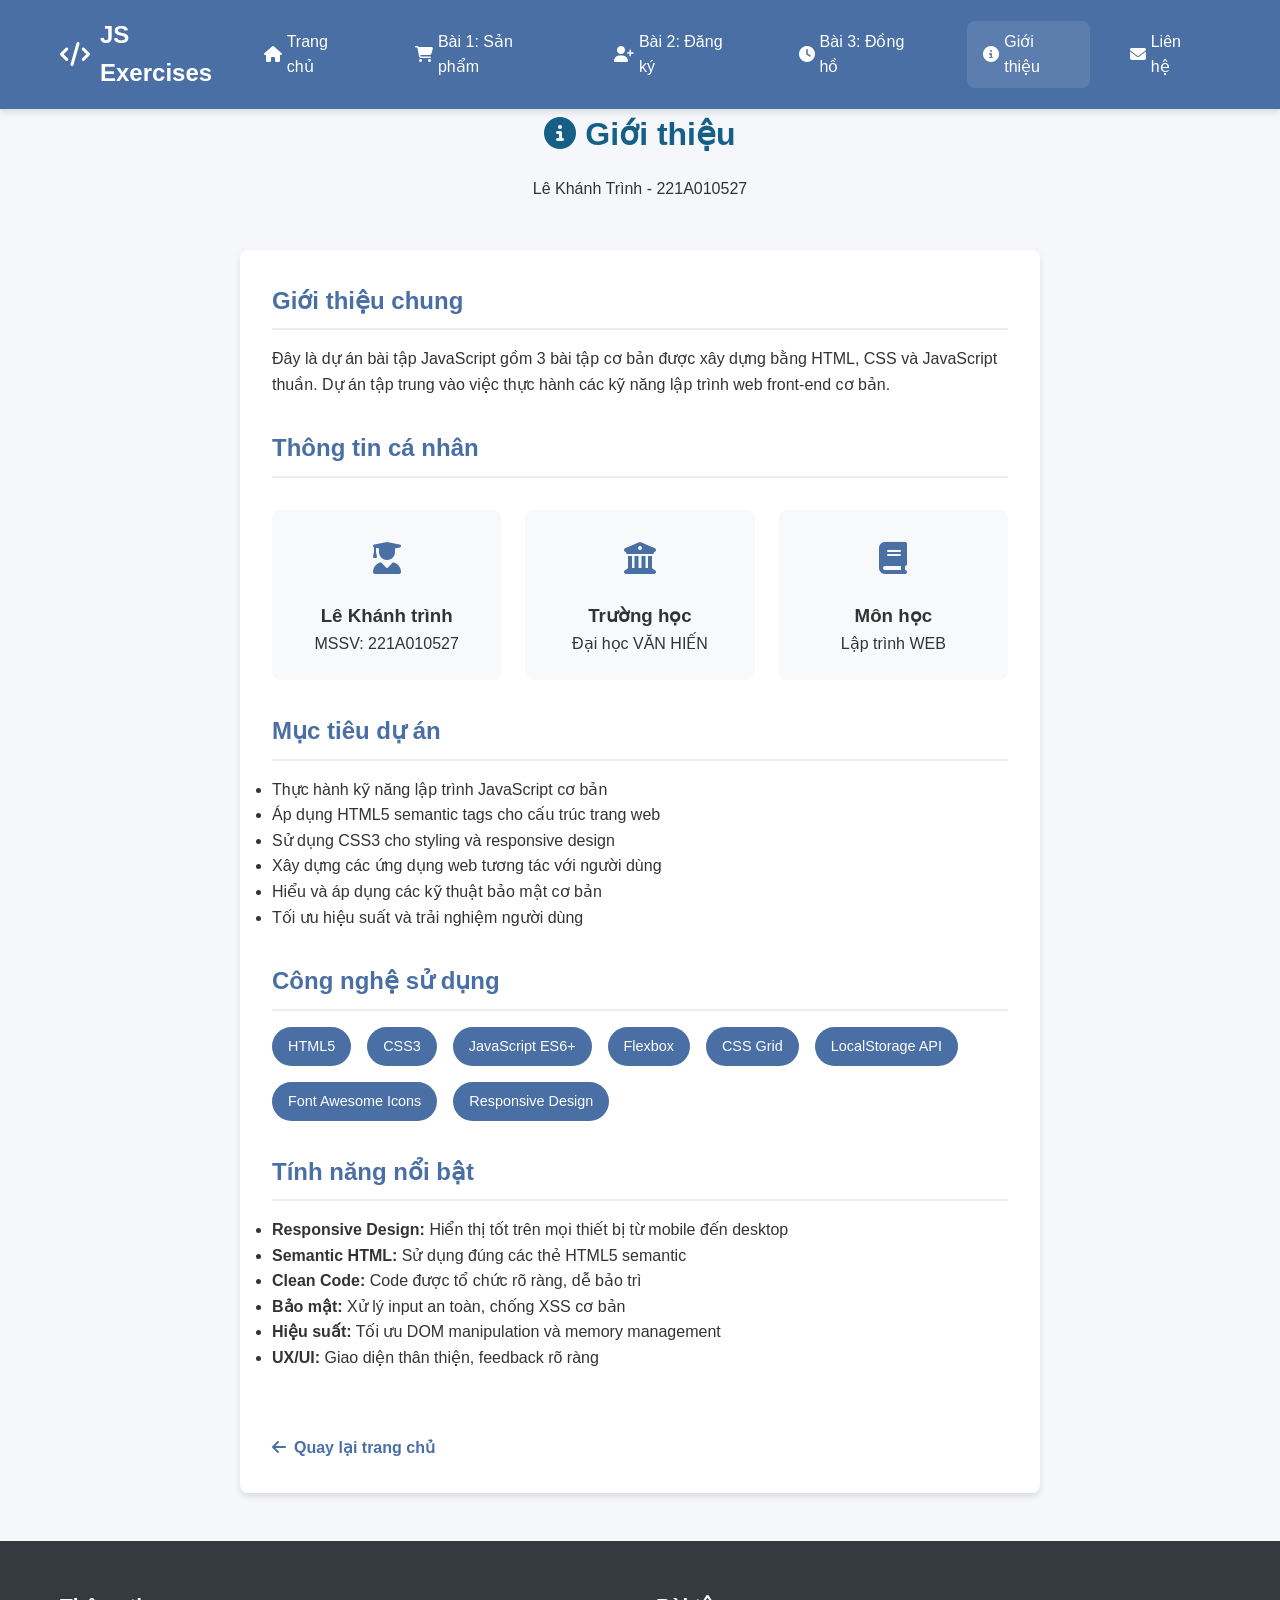
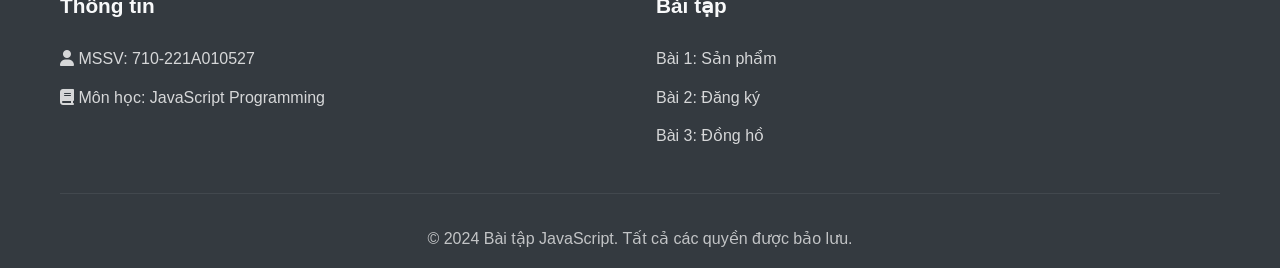
<file: about.html>
<!DOCTYPE html>
<html lang="vi">

<head>
    <meta charset="UTF-8">
    <meta name="viewport" content="width=device-width, initial-scale=1.0">
    <title>Giới thiệu - Bài tập JavaScript</title>
    <link rel="stylesheet" href="css/style.css">
    <link rel="stylesheet" href="https://cdnjs.cloudflare.com/ajax/libs/font-awesome/6.4.0/css/all.min.css">
    <style>
        .about-container {
            max-width: 800px;
            margin: 0 auto;
        }

        .about-header {
            text-align: center;
            margin-bottom: 3rem;
        }

        .about-header h1 {
            color: var(--secondary-color);
            margin-bottom: 1rem;
        }

        .about-content {
            background: white;
            padding: 2rem;
            border-radius: var(--border-radius);
            box-shadow: var(--box-shadow);
            margin-bottom: 2rem;
        }

        .about-section {
            margin-bottom: 2rem;
        }

        .about-section h2 {
            color: var(--primary-color);
            margin-bottom: 1rem;
            padding-bottom: 0.5rem;
            border-bottom: 2px solid #eee;
        }

        .info-grid {
            display: grid;
            grid-template-columns: repeat(auto-fit, minmax(200px, 1fr));
            gap: 1.5rem;
            margin-top: 2rem;
        }

        .info-card {
            background: #f8f9fa;
            padding: 1.5rem;
            border-radius: var(--border-radius);
            text-align: center;
        }

        .info-icon {
            font-size: 2rem;
            color: var(--primary-color);
            margin-bottom: 1rem;
        }

        .tech-stack {
            display: flex;
            flex-wrap: wrap;
            gap: 1rem;
            margin-top: 1rem;
        }

        .tech-item {
            background: var(--primary-color);
            color: white;
            padding: 0.5rem 1rem;
            border-radius: 20px;
            font-size: 0.9rem;
        }

        .back-button {
            display: inline-flex;
            align-items: center;
            gap: 8px;
            margin-top: 2rem;
            color: var(--primary-color);
            text-decoration: none;
            font-weight: 600;
        }

        .back-button:hover {
            color: var(--secondary-color);
        }
    </style>
</head>

<body>
    <!-- Header -->
    <header>
        <nav class="navbar">
            <div class="container">
                <div class="logo">
                    <i class="fas fa-code"></i>
                    <span>JS Exercises</span>
                </div>
                <ul class="nav-links">
                    <li><a href="index.html"><i class="fas fa-home"></i> Trang chủ</a></li>
                    <li><a href="baitap01.html"><i class="fas fa-shopping-cart"></i> Bài 1: Sản phẩm</a></li>
                    <li><a href="baitap02.html"><i class="fas fa-user-plus"></i> Bài 2: Đăng ký</a></li>
                    <li><a href="baitap03.html"><i class="fas fa-clock"></i> Bài 3: Đồng hồ</a></li>
                    <li><a href="about.html" class="active"><i class="fas fa-info-circle"></i> Giới thiệu</a></li>
                    <li><a href="contact.html"><i class="fas fa-envelope"></i> Liên hệ</a></li>
                </ul>
                <div class="mobile-menu">
                    <i class="fas fa-bars"></i>
                </div>
            </div>
        </nav>
    </header>

    <!-- Main Content -->
    <main class="container">
        <div class="about-container">
            <div class="about-header">
                <h1><i class="fas fa-info-circle"></i> Giới thiệu</h1>
                <p>Lê Khánh Trình - 221A010527</p>
            </div>

            <div class="about-content">
                <div class="about-section">
                    <h2>Giới thiệu chung</h2>
                    <p>Đây là dự án bài tập JavaScript gồm 3 bài tập cơ bản được xây dựng bằng HTML, CSS và JavaScript
                        thuần. Dự án tập trung vào việc thực hành các kỹ năng lập trình web front-end cơ bản.</p>
                </div>

                <div class="about-section">
                    <h2>Thông tin cá nhân</h2>
                    <div class="info-grid">
                        <div class="info-card">
                            <div class="info-icon">
                                <i class="fas fa-user-graduate"></i>
                            </div>
                            <h3>Lê Khánh trình</h3>
                            <p>MSSV: 221A010527</p>
                        </div>

                        <div class="info-card">
                            <div class="info-icon">
                                <i class="fas fa-university"></i>
                            </div>
                            <h3>Trường học</h3>
                            <p>Đại học VĂN HIẾN</p>
                        </div>

                        <div class="info-card">
                            <div class="info-icon">
                                <i class="fas fa-book"></i>
                            </div>
                            <h3>Môn học</h3>
                            <p>Lập trình WEB</p>
                        </div>
                    </div>
                </div>

                <div class="about-section">
                    <h2>Mục tiêu dự án</h2>
                    <ul>
                        <li>Thực hành kỹ năng lập trình JavaScript cơ bản</li>
                        <li>Áp dụng HTML5 semantic tags cho cấu trúc trang web</li>
                        <li>Sử dụng CSS3 cho styling và responsive design</li>
                        <li>Xây dựng các ứng dụng web tương tác với người dùng</li>
                        <li>Hiểu và áp dụng các kỹ thuật bảo mật cơ bản</li>
                        <li>Tối ưu hiệu suất và trải nghiệm người dùng</li>
                    </ul>
                </div>

                <div class="about-section">
                    <h2>Công nghệ sử dụng</h2>
                    <div class="tech-stack">
                        <span class="tech-item">HTML5</span>
                        <span class="tech-item">CSS3</span>
                        <span class="tech-item">JavaScript ES6+</span>
                        <span class="tech-item">Flexbox</span>
                        <span class="tech-item">CSS Grid</span>
                        <span class="tech-item">LocalStorage API</span>
                        <span class="tech-item">Font Awesome Icons</span>
                        <span class="tech-item">Responsive Design</span>
                    </div>
                </div>

                <div class="about-section">
                    <h2>Tính năng nổi bật</h2>
                    <ul>
                        <li><strong>Responsive Design:</strong> Hiển thị tốt trên mọi thiết bị từ mobile đến desktop
                        </li>
                        <li><strong>Semantic HTML:</strong> Sử dụng đúng các thẻ HTML5 semantic</li>
                        <li><strong>Clean Code:</strong> Code được tổ chức rõ ràng, dễ bảo trì</li>
                        <li><strong>Bảo mật:</strong> Xử lý input an toàn, chống XSS cơ bản</li>
                        <li><strong>Hiệu suất:</strong> Tối ưu DOM manipulation và memory management</li>
                        <li><strong>UX/UI:</strong> Giao diện thân thiện, feedback rõ ràng</li>
                    </ul>
                </div>

                <a href="index.html" class="back-button">
                    <i class="fas fa-arrow-left"></i> Quay lại trang chủ
                </a>
            </div>
        </div>
    </main>

    <!-- Footer -->
    <footer>
        <div class="container">
            <div class="footer-content">
                <div class="footer-section">
                    <h3>Thông tin</h3>
                    <p><i class="fas fa-user"></i> MSSV: 710-221A010527</p>
                    <p><i class="fas fa-book"></i> Môn học: JavaScript Programming</p>
                </div>
                <div class="footer-section">
                    <h3>Bài tập</h3>
                    <ul>
                        <li><a href="baitap01.html">Bài 1: Sản phẩm</a></li>
                        <li><a href="baitap02.html">Bài 2: Đăng ký</a></li>
                        <li><a href="baitap03.html">Bài 3: Đồng hồ</a></li>
                    </ul>
                </div>
            </div>
            <div class="copyright">
                <p>&copy; 2024 Bài tập JavaScript. Tất cả các quyền được bảo lưu.</p>
            </div>
        </div>
    </footer>

    <script src="js/script.js"></script>
</body>

</html>
</file>
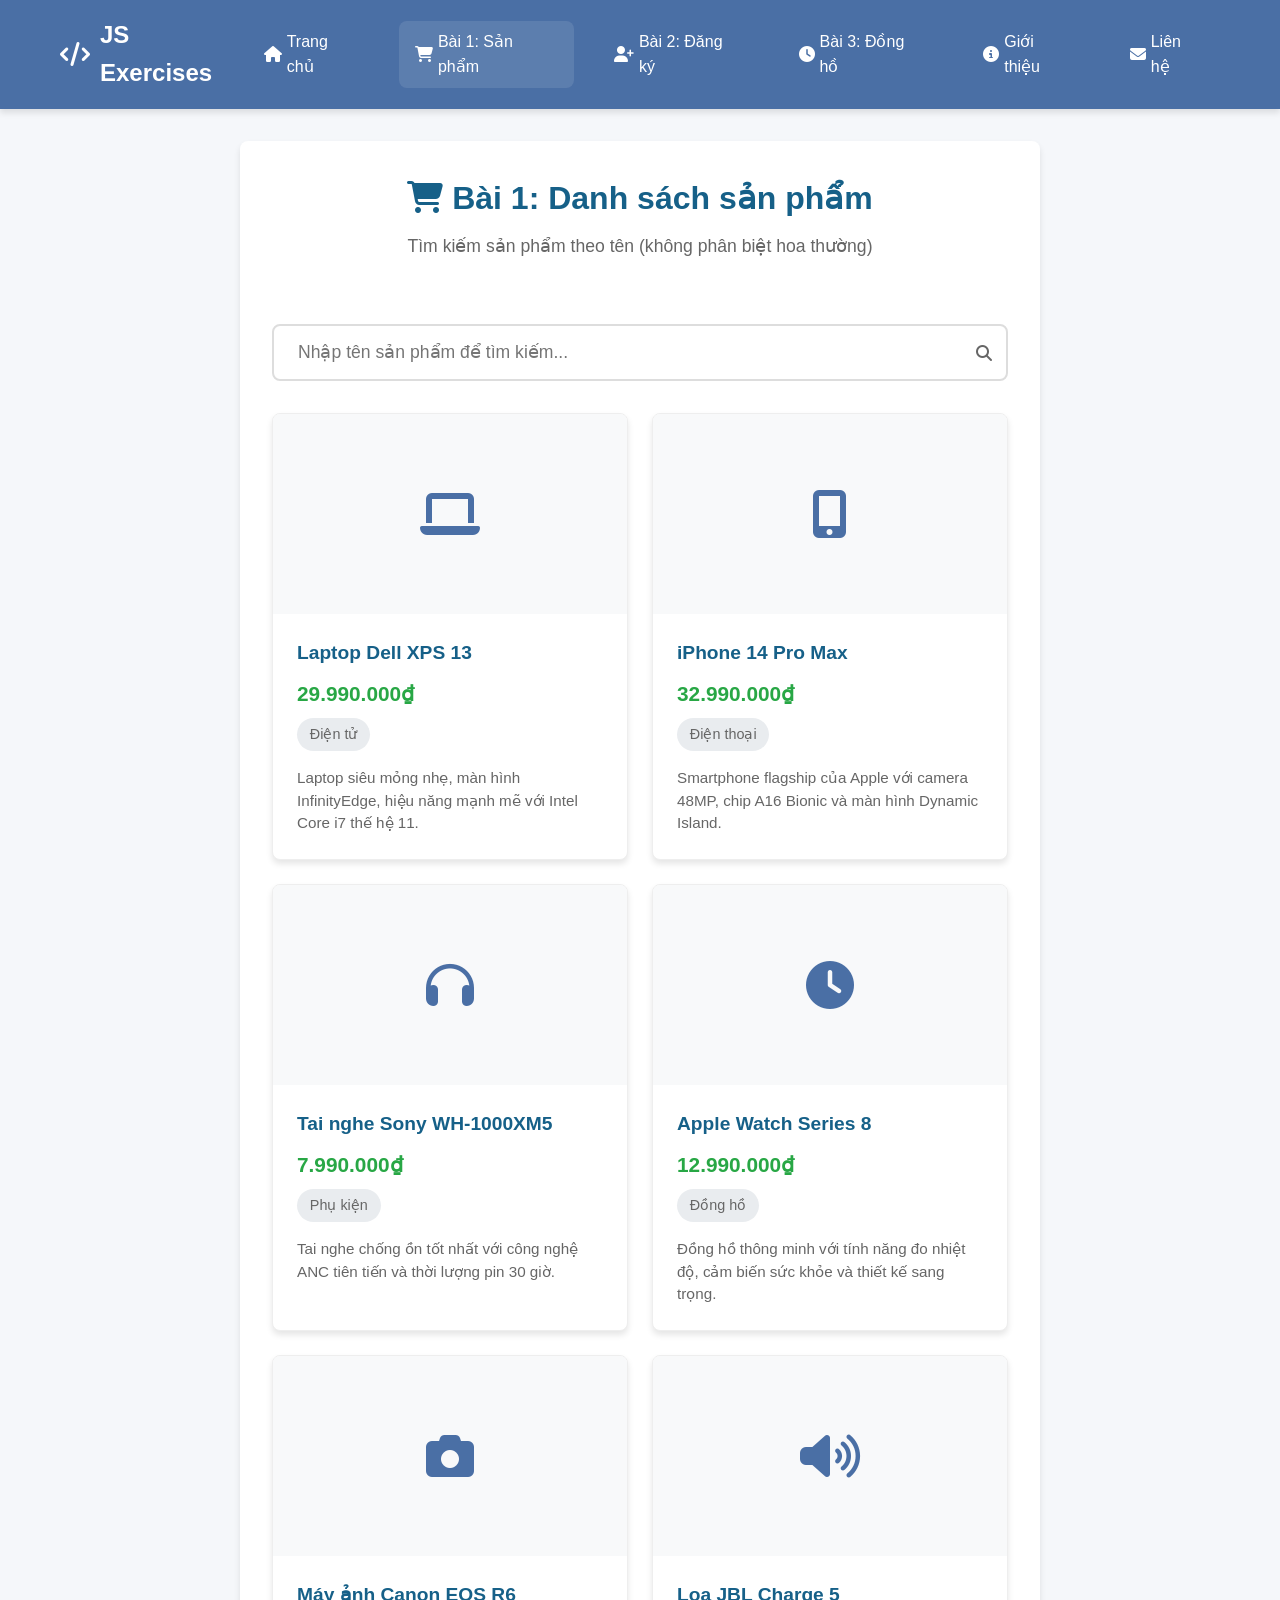
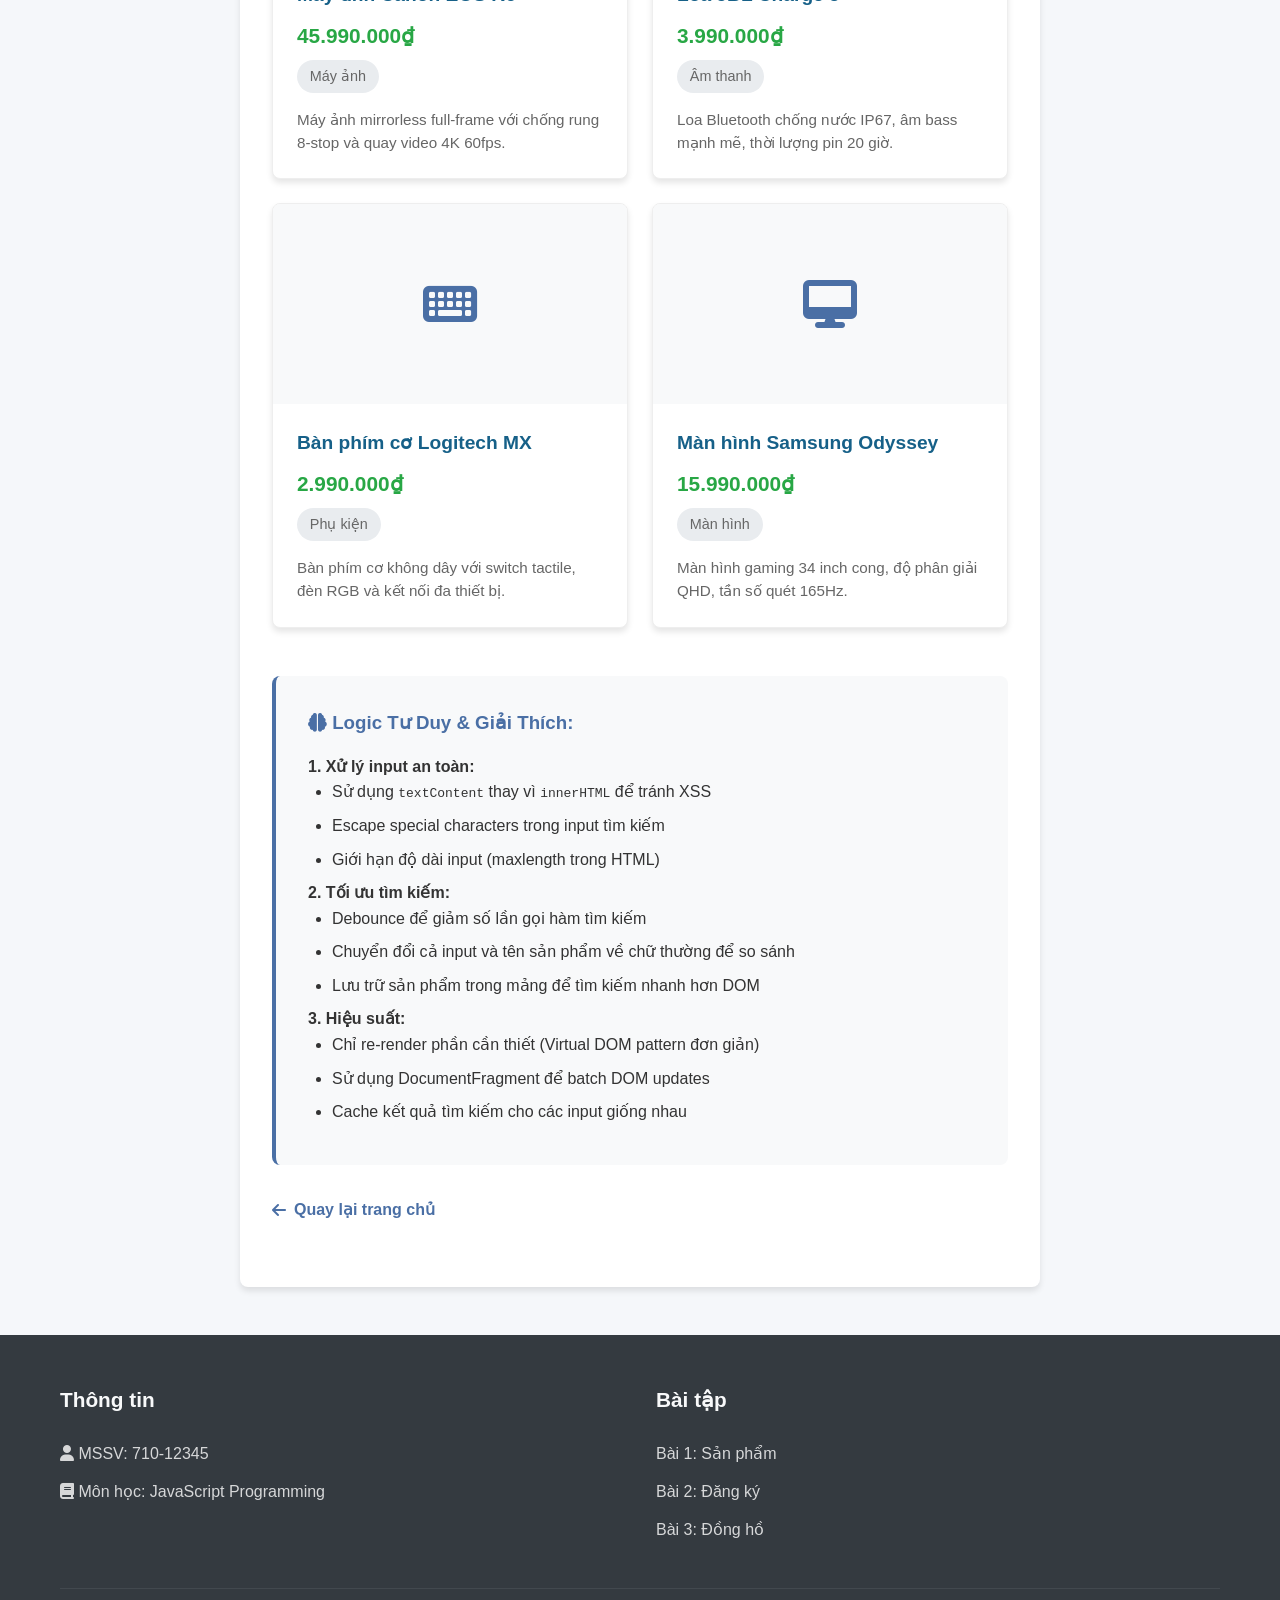
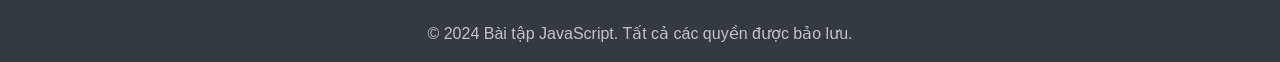
<file: baitap01.html>
<!DOCTYPE html>
<html lang="vi">

<head>
    <meta charset="UTF-8">
    <meta name="viewport" content="width=device-width, initial-scale=1.0">
    <title>Bài 1: Danh sách sản phẩm</title>
    <link rel="stylesheet" href="css/style.css">
    <link rel="stylesheet" href="https://cdnjs.cloudflare.com/ajax/libs/font-awesome/6.4.0/css/all.min.css">
    <style>
        .products-container {
            padding: 2rem 0;
        }

        .search-box {
            margin-bottom: 2rem;
            position: relative;
        }

        .search-input {
            width: 100%;
            padding: 1rem 1.5rem;
            font-size: 1.1rem;
            border: 2px solid #ddd;
            border-radius: var(--border-radius);
            transition: var(--transition);
        }

        .search-input:focus {
            outline: none;
            border-color: var(--primary-color);
            box-shadow: 0 0 0 3px rgba(74, 111, 165, 0.1);
        }

        .search-icon {
            position: absolute;
            right: 1rem;
            top: 50%;
            transform: translateY(-50%);
            color: #666;
        }

        .products-grid {
            display: grid;
            grid-template-columns: repeat(auto-fill, minmax(250px, 1fr));
            gap: 1.5rem;
            margin-bottom: 2rem;
        }

        .product-card {
            background: white;
            border-radius: var(--border-radius);
            overflow: hidden;
            box-shadow: var(--box-shadow);
            transition: var(--transition);
            border: 1px solid #eee;
        }

        .product-card:hover {
            transform: translateY(-5px);
            box-shadow: 0 8px 16px rgba(0, 0, 0, 0.15);
        }

        .product-image {
            height: 200px;
            background-color: #f8f9fa;
            display: flex;
            align-items: center;
            justify-content: center;
            font-size: 3rem;
            color: var(--primary-color);
        }

        .product-content {
            padding: 1.5rem;
        }

        .product-title {
            font-size: 1.2rem;
            font-weight: 600;
            margin-bottom: 0.5rem;
            color: var(--secondary-color);
        }

        .product-price {
            color: var(--success-color);
            font-size: 1.3rem;
            font-weight: bold;
            margin-bottom: 0.5rem;
        }

        .product-category {
            display: inline-block;
            background-color: #e9ecef;
            color: #666;
            padding: 0.3rem 0.8rem;
            border-radius: 20px;
            font-size: 0.9rem;
            margin-bottom: 1rem;
        }

        .product-description {
            color: #666;
            font-size: 0.95rem;
            line-height: 1.5;
        }

        .no-results {
            text-align: center;
            padding: 3rem;
            background-color: #f8f9fa;
            border-radius: var(--border-radius);
            display: none;
        }

        .no-results i {
            font-size: 3rem;
            color: #dc3545;
            margin-bottom: 1rem;
        }

        .logic-explanation {
            background-color: #f8f9fa;
            padding: 2rem;
            border-radius: var(--border-radius);
            margin-top: 3rem;
            border-left: 4px solid var(--primary-color);
        }

        .logic-explanation h3 {
            color: var(--primary-color);
            margin-bottom: 1rem;
        }

        .logic-explanation ul {
            margin-left: 1.5rem;
        }

        .logic-explanation li {
            margin-bottom: 0.5rem;
        }

        .back-button {
            display: inline-flex;
            align-items: center;
            gap: 8px;
            margin-top: 2rem;
            color: var(--primary-color);
            text-decoration: none;
            font-weight: 600;
        }

        .back-button:hover {
            color: var(--secondary-color);
        }
    </style>
</head>

<body>
    <!-- Header -->
    <header>
        <nav class="navbar">
            <div class="container">
                <div class="logo">
                    <i class="fas fa-code"></i>
                    <span>JS Exercises</span>
                </div>
                <ul class="nav-links">
                    <li><a href="index.html"><i class="fas fa-home"></i> Trang chủ</a></li>
                    <li><a href="baitap01.html" class="active"><i class="fas fa-shopping-cart"></i> Bài 1: Sản phẩm</a>
                    </li>
                    <li><a href="baitap02.html"><i class="fas fa-user-plus"></i> Bài 2: Đăng ký</a></li>
                    <li><a href="baitap03.html"><i class="fas fa-clock"></i> Bài 3: Đồng hồ</a></li>
                    <li><a href="about.html"><i class="fas fa-info-circle"></i> Giới thiệu</a></li>
                    <li><a href="contact.html"><i class="fas fa-envelope"></i> Liên hệ</a></li>
                </ul>
                <div class="mobile-menu">
                    <i class="fas fa-bars"></i>
                </div>
            </div>
        </nav>
    </header>

    <!-- Main Content -->
    <main class="container">
        <div class="exercise-container">
            <div class="exercise-header">
                <h1><i class="fas fa-shopping-cart"></i> Bài 1: Danh sách sản phẩm</h1>
                <p>Tìm kiếm sản phẩm theo tên (không phân biệt hoa thường)</p>
            </div>

            <div class="products-container">
                <div class="search-box">
                    <input type="text" id="searchInput" class="search-input"
                        placeholder="Nhập tên sản phẩm để tìm kiếm...">
                    <i class="fas fa-search search-icon"></i>
                </div>

                <div id="productsGrid" class="products-grid">
                    <!-- Products will be loaded here by JavaScript -->
                </div>

                <div id="noResults" class="no-results">
                    <i class="fas fa-search"></i>
                    <h3>Không tìm thấy sản phẩm</h3>
                    <p>Không có sản phẩm nào phù hợp với từ khóa tìm kiếm của bạn.</p>
                </div>

                <div class="logic-explanation">
                    <h3><i class="fas fa-brain"></i> Logic Tư Duy & Giải Thích:</h3>
                    <p><strong>1. Xử lý input an toàn:</strong></p>
                    <ul>
                        <li>Sử dụng <code>textContent</code> thay vì <code>innerHTML</code> để tránh XSS</li>
                        <li>Escape special characters trong input tìm kiếm</li>
                        <li>Giới hạn độ dài input (maxlength trong HTML)</li>
                    </ul>

                    <p><strong>2. Tối ưu tìm kiếm:</strong></p>
                    <ul>
                        <li>Debounce để giảm số lần gọi hàm tìm kiếm</li>
                        <li>Chuyển đổi cả input và tên sản phẩm về chữ thường để so sánh</li>
                        <li>Lưu trữ sản phẩm trong mảng để tìm kiếm nhanh hơn DOM</li>
                    </ul>

                    <p><strong>3. Hiệu suất:</strong></p>
                    <ul>
                        <li>Chỉ re-render phần cần thiết (Virtual DOM pattern đơn giản)</li>
                        <li>Sử dụng DocumentFragment để batch DOM updates</li>
                        <li>Cache kết quả tìm kiếm cho các input giống nhau</li>
                    </ul>
                </div>

                <a href="index.html" class="back-button">
                    <i class="fas fa-arrow-left"></i> Quay lại trang chủ
                </a>
            </div>
        </div>
    </main>

    <!-- Footer -->
    <footer>
        <div class="container">
            <div class="footer-content">
                <div class="footer-section">
                    <h3>Thông tin</h3>
                    <p><i class="fas fa-user"></i> MSSV: 710-12345</p>
                    <p><i class="fas fa-book"></i> Môn học: JavaScript Programming</p>
                </div>
                <div class="footer-section">
                    <h3>Bài tập</h3>
                    <ul>
                        <li><a href="baitap01.html">Bài 1: Sản phẩm</a></li>
                        <li><a href="baitap02.html">Bài 2: Đăng ký</a></li>
                        <li><a href="baitap03.html">Bài 3: Đồng hồ</a></li>
                    </ul>
                </div>
            </div>
            <div class="copyright">
                <p>&copy; 2024 Bài tập JavaScript. Tất cả các quyền được bảo lưu.</p>
            </div>
        </div>
    </footer>

    <script src="js/script.js"></script>
    <script>
        // Dữ liệu sản phẩm
        const products = [
            {
                id: 1,
                name: "Laptop Dell XPS 13",
                price: "29.990.000₫",
                category: "Điện tử",
                description: "Laptop siêu mỏng nhẹ, màn hình InfinityEdge, hiệu năng mạnh mẽ với Intel Core i7 thế hệ 11.",
                icon: "fas fa-laptop"
            },
            {
                id: 2,
                name: "iPhone 14 Pro Max",
                price: "32.990.000₫",
                category: "Điện thoại",
                description: "Smartphone flagship của Apple với camera 48MP, chip A16 Bionic và màn hình Dynamic Island.",
                icon: "fas fa-mobile-alt"
            },
            {
                id: 3,
                name: "Tai nghe Sony WH-1000XM5",
                price: "7.990.000₫",
                category: "Phụ kiện",
                description: "Tai nghe chống ồn tốt nhất với công nghệ ANC tiên tiến và thời lượng pin 30 giờ.",
                icon: "fas fa-headphones"
            },
            {
                id: 4,
                name: "Apple Watch Series 8",
                price: "12.990.000₫",
                category: "Đồng hồ",
                description: "Đồng hồ thông minh với tính năng đo nhiệt độ, cảm biến sức khỏe và thiết kế sang trọng.",
                icon: "fas fa-clock"
            },
            {
                id: 5,
                name: "Máy ảnh Canon EOS R6",
                price: "45.990.000₫",
                category: "Máy ảnh",
                description: "Máy ảnh mirrorless full-frame với chống rung 8-stop và quay video 4K 60fps.",
                icon: "fas fa-camera"
            },
            {
                id: 6,
                name: "Loa JBL Charge 5",
                price: "3.990.000₫",
                category: "Âm thanh",
                description: "Loa Bluetooth chống nước IP67, âm bass mạnh mẽ, thời lượng pin 20 giờ.",
                icon: "fas fa-volume-up"
            },
            {
                id: 7,
                name: "Bàn phím cơ Logitech MX",
                price: "2.990.000₫",
                category: "Phụ kiện",
                description: "Bàn phím cơ không dây với switch tactile, đèn RGB và kết nối đa thiết bị.",
                icon: "fas fa-keyboard"
            },
            {
                id: 8,
                name: "Màn hình Samsung Odyssey",
                price: "15.990.000₫",
                category: "Màn hình",
                description: "Màn hình gaming 34 inch cong, độ phân giải QHD, tần số quét 165Hz.",
                icon: "fas fa-desktop"
            }
        ];

        // Khởi tạo
        document.addEventListener('DOMContentLoaded', function () {
            renderProducts(products);
            setupSearch();
        });

        // Render sản phẩm
        function renderProducts(productsToRender) {
            const container = document.getElementById('productsGrid');
            const noResults = document.getElementById('noResults');

            if (productsToRender.length === 0) {
                container.innerHTML = '';
                noResults.style.display = 'block';
                return;
            }

            noResults.style.display = 'none';

            // Sử dụng DocumentFragment để tối ưu
            const fragment = document.createDocumentFragment();

            productsToRender.forEach(product => {
                const productCard = createProductCard(product);
                fragment.appendChild(productCard);
            });

            container.innerHTML = '';
            container.appendChild(fragment);
        }

        // Tạo card sản phẩm
        function createProductCard(product) {
            const card = document.createElement('div');
            card.className = 'product-card';
            card.innerHTML = `
                <div class="product-image">
                    <i class="${product.icon}"></i>
                </div>
                <div class="product-content">
                    <h3 class="product-title">${escapeHTML(product.name)}</h3>
                    <div class="product-price">${product.price}</div>
                    <span class="product-category">${escapeHTML(product.category)}</span>
                    <p class="product-description">${escapeHTML(product.description)}</p>
                </div>
            `;
            return card;
        }

        // Escape HTML để tránh XSS
        function escapeHTML(text) {
            const div = document.createElement('div');
            div.textContent = text;
            return div.innerHTML;
        }

        // Cài đặt tìm kiếm
        function setupSearch() {
            const searchInput = document.getElementById('searchInput');
            let debounceTimer;

            searchInput.addEventListener('input', function (e) {
                clearTimeout(debounceTimer);
                debounceTimer = setTimeout(() => {
                    performSearch(e.target.value);
                }, 300); // Debounce 300ms
            });

            // Xử lý Enter để tìm kiếm ngay
            searchInput.addEventListener('keypress', function (e) {
                if (e.key === 'Enter') {
                    clearTimeout(debounceTimer);
                    performSearch(e.target.value);
                }
            });
        }

        // Thực hiện tìm kiếm
        function performSearch(searchTerm) {
            const term = searchTerm.trim().toLowerCase();

            if (term === '') {
                renderProducts(products);
                return;
            }

            const filteredProducts = products.filter(product =>
                product.name.toLowerCase().includes(term) ||
                product.category.toLowerCase().includes(term) ||
                product.description.toLowerCase().includes(term)
            );

            renderProducts(filteredProducts);
        }
    </script>
</body>

</html>
</file>
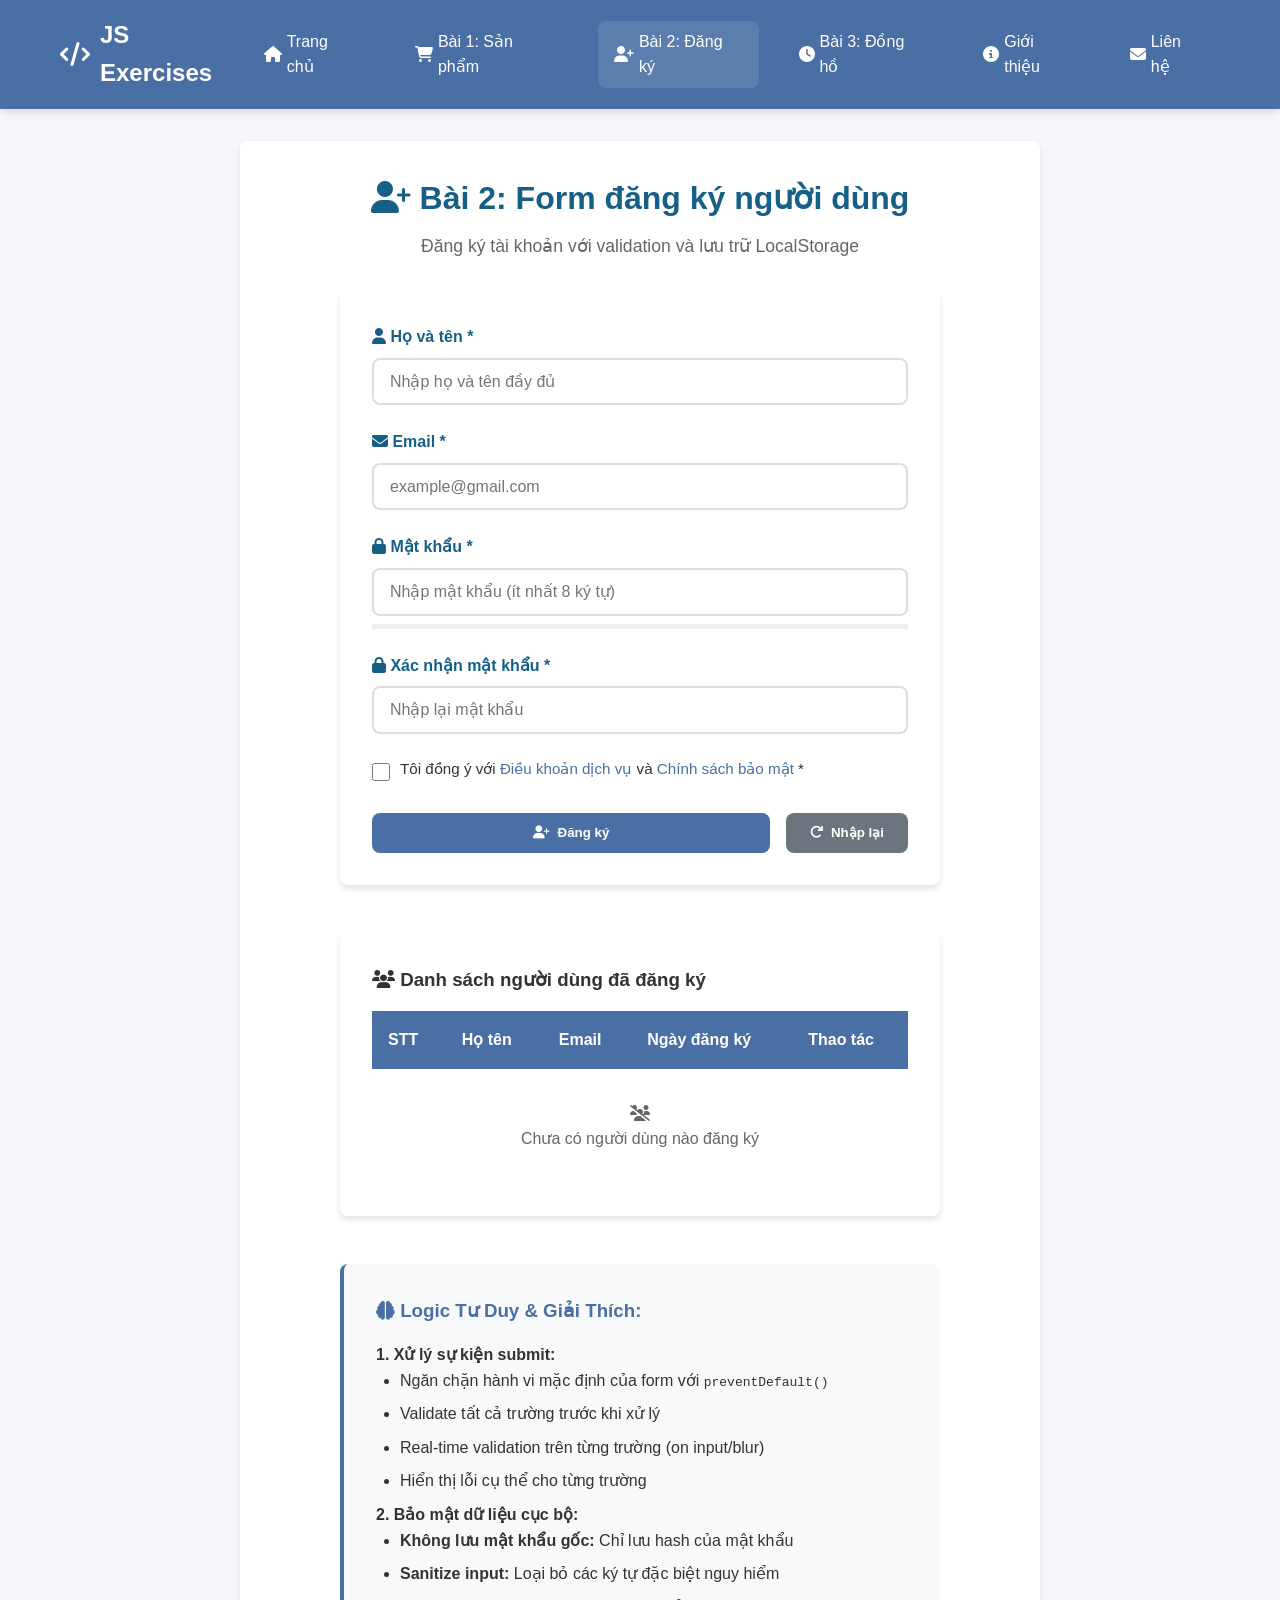
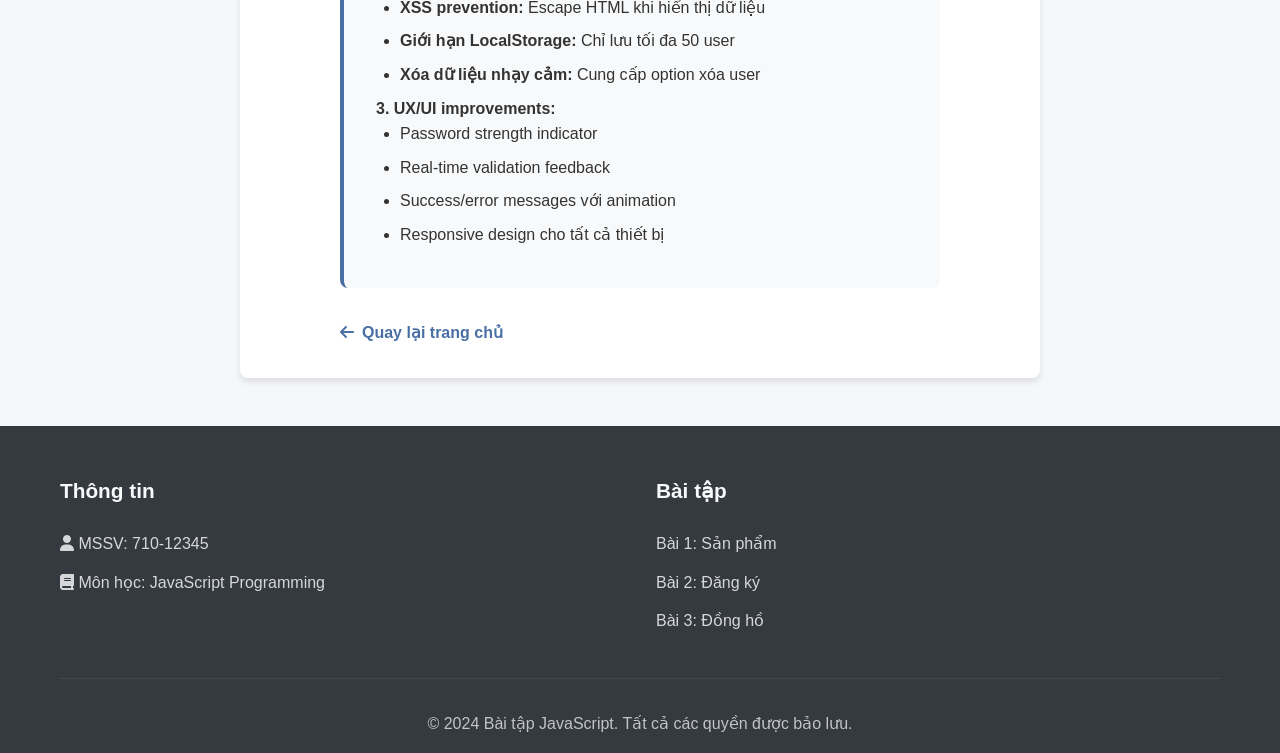
<file: baitap02.html>
<!DOCTYPE html>
<html lang="vi">

<head>
    <meta charset="UTF-8">
    <meta name="viewport" content="width=device-width, initial-scale=1.0">
    <title>Bài 2: Form đăng ký người dùng</title>
    <link rel="stylesheet" href="css/style.css">
    <link rel="stylesheet" href="https://cdnjs.cloudflare.com/ajax/libs/font-awesome/6.4.0/css/all.min.css">
    <style>
        .form-container {
            max-width: 600px;
            margin: 0 auto;
        }

        .registration-form {
            background: white;
            padding: 2rem;
            border-radius: var(--border-radius);
            box-shadow: var(--box-shadow);
        }

        .form-group {
            margin-bottom: 1.5rem;
        }

        .form-label {
            display: block;
            margin-bottom: 0.5rem;
            font-weight: 600;
            color: var(--secondary-color);
        }

        .form-input {
            width: 100%;
            padding: 0.8rem 1rem;
            font-size: 1rem;
            border: 2px solid #ddd;
            border-radius: var(--border-radius);
            transition: var(--transition);
        }

        .form-input:focus {
            outline: none;
            border-color: var(--primary-color);
            box-shadow: 0 0 0 3px rgba(74, 111, 165, 0.1);
        }

        .form-input.error {
            border-color: var(--danger-color);
        }

        .form-input.success {
            border-color: var(--success-color);
        }

        .error-message {
            color: var(--danger-color);
            font-size: 0.9rem;
            margin-top: 0.3rem;
            display: none;
        }

        .password-strength {
            margin-top: 0.5rem;
            height: 5px;
            background-color: #eee;
            border-radius: 2px;
            overflow: hidden;
        }

        .strength-meter {
            height: 100%;
            width: 0%;
            transition: width 0.3s ease;
        }

        .strength-weak {
            background-color: var(--danger-color);
            width: 33%;
        }

        .strength-medium {
            background-color: var(--warning-color);
            width: 66%;
        }

        .strength-strong {
            background-color: var(--success-color);
            width: 100%;
        }

        .checkbox-group {
            display: flex;
            align-items: flex-start;
            gap: 10px;
            margin-bottom: 1.5rem;
        }

        .checkbox-group input[type="checkbox"] {
            margin-top: 0.3rem;
            width: 18px;
            height: 18px;
        }

        .checkbox-group label {
            font-size: 0.95rem;
            line-height: 1.4;
        }

        .checkbox-group a {
            color: var(--primary-color);
            text-decoration: none;
        }

        .checkbox-group a:hover {
            text-decoration: underline;
        }

        .form-buttons {
            display: flex;
            gap: 1rem;
            margin-top: 2rem;
        }

        .btn-submit {
            background-color: var(--primary-color);
            color: white;
            flex: 1;
        }

        .btn-reset {
            background-color: #6c757d;
            color: white;
        }

        .success-message {
            display: none;
            background-color: #d4edda;
            color: #155724;
            padding: 1rem;
            border-radius: var(--border-radius);
            margin-top: 1rem;
            border-left: 4px solid var(--success-color);
        }

        .success-message.show {
            display: block;
            animation: fadeIn 0.5s;
        }

        .users-table-container {
            margin-top: 3rem;
            background: white;
            padding: 2rem;
            border-radius: var(--border-radius);
            box-shadow: var(--box-shadow);
        }

        .users-table {
            width: 100%;
            border-collapse: collapse;
            margin-top: 1rem;
        }

        .users-table th {
            background-color: var(--primary-color);
            color: white;
            padding: 1rem;
            text-align: left;
        }

        .users-table td {
            padding: 1rem;
            border-bottom: 1px solid #eee;
        }

        .users-table tr:hover {
            background-color: #f8f9fa;
        }

        .no-users {
            text-align: center;
            padding: 2rem;
            color: #666;
        }

        .delete-btn {
            background-color: var(--danger-color);
            color: white;
            border: none;
            padding: 0.3rem 0.8rem;
            border-radius: var(--border-radius);
            cursor: pointer;
            transition: var(--transition);
        }

        .delete-btn:hover {
            background-color: #c82333;
        }

        .logic-explanation {
            background-color: #f8f9fa;
            padding: 2rem;
            border-radius: var(--border-radius);
            margin-top: 3rem;
            border-left: 4px solid var(--primary-color);
        }

        .logic-explanation h3 {
            color: var(--primary-color);
            margin-bottom: 1rem;
        }

        .logic-explanation ul {
            margin-left: 1.5rem;
        }

        .logic-explanation li {
            margin-bottom: 0.5rem;
        }

        .back-button {
            display: inline-flex;
            align-items: center;
            gap: 8px;
            margin-top: 2rem;
            color: var(--primary-color);
            text-decoration: none;
            font-weight: 600;
        }

        .back-button:hover {
            color: var(--secondary-color);
        }

        @keyframes fadeIn {
            from {
                opacity: 0;
            }

            to {
                opacity: 1;
            }
        }
    </style>
</head>

<body>
    <!-- Header -->
    <header>
        <nav class="navbar">
            <div class="container">
                <div class="logo">
                    <i class="fas fa-code"></i>
                    <span>JS Exercises</span>
                </div>
                <ul class="nav-links">
                    <li><a href="index.html"><i class="fas fa-home"></i> Trang chủ</a></li>
                    <li><a href="baitap01.html"><i class="fas fa-shopping-cart"></i> Bài 1: Sản phẩm</a></li>
                    <li><a href="baitap02.html" class="active"><i class="fas fa-user-plus"></i> Bài 2: Đăng ký</a></li>
                    <li><a href="baitap03.html"><i class="fas fa-clock"></i> Bài 3: Đồng hồ</a></li>
                    <li><a href="about.html"><i class="fas fa-info-circle"></i> Giới thiệu</a></li>
                    <li><a href="contact.html"><i class="fas fa-envelope"></i> Liên hệ</a></li>
                </ul>
                <div class="mobile-menu">
                    <i class="fas fa-bars"></i>
                </div>
            </div>
        </nav>
    </header>

    <!-- Main Content -->
    <main class="container">
        <div class="exercise-container">
            <div class="exercise-header">
                <h1><i class="fas fa-user-plus"></i> Bài 2: Form đăng ký người dùng</h1>
                <p>Đăng ký tài khoản với validation và lưu trữ LocalStorage</p>
            </div>

            <div class="form-container">
                <form id="registrationForm" class="registration-form">
                    <div class="form-group">
                        <label for="name" class="form-label">
                            <i class="fas fa-user"></i> Họ và tên *
                        </label>
                        <input type="text" id="name" class="form-input" placeholder="Nhập họ và tên đầy đủ"
                            maxlength="50">
                        <div class="error-message" id="nameError">
                            Vui lòng nhập họ tên (tối thiểu 2 ký tự)
                        </div>
                    </div>

                    <div class="form-group">
                        <label for="email" class="form-label">
                            <i class="fas fa-envelope"></i> Email *
                        </label>
                        <input type="email" id="email" class="form-input" placeholder="example@gmail.com"
                            maxlength="100">
                        <div class="error-message" id="emailError">
                            Vui lòng nhập email hợp lệ
                        </div>
                    </div>

                    <div class="form-group">
                        <label for="password" class="form-label">
                            <i class="fas fa-lock"></i> Mật khẩu *
                        </label>
                        <input type="password" id="password" class="form-input"
                            placeholder="Nhập mật khẩu (ít nhất 8 ký tự)" maxlength="50">
                        <div class="error-message" id="passwordError">
                            Mật khẩu phải có ít nhất 8 ký tự, bao gồm chữ hoa, chữ thường và số
                        </div>
                        <div class="password-strength">
                            <div id="strengthMeter" class="strength-meter"></div>
                        </div>
                    </div>

                    <div class="form-group">
                        <label for="confirmPassword" class="form-label">
                            <i class="fas fa-lock"></i> Xác nhận mật khẩu *
                        </label>
                        <input type="password" id="confirmPassword" class="form-input" placeholder="Nhập lại mật khẩu"
                            maxlength="50">
                        <div class="error-message" id="confirmPasswordError">
                            Mật khẩu xác nhận không khớp
                        </div>
                    </div>

                    <div class="checkbox-group">
                        <input type="checkbox" id="terms" name="terms">
                        <label for="terms">
                            Tôi đồng ý với <a href="#" id="termsLink">Điều khoản dịch vụ</a> và
                            <a href="#" id="privacyLink">Chính sách bảo mật</a> *
                        </label>
                    </div>
                    <div class="error-message" id="termsError">
                        Bạn phải đồng ý với điều khoản để tiếp tục
                    </div>

                    <div class="form-buttons">
                        <button type="submit" class="btn btn-submit">
                            <i class="fas fa-user-plus"></i> Đăng ký
                        </button>
                        <button type="reset" class="btn btn-reset" id="resetBtn">
                            <i class="fas fa-redo"></i> Nhập lại
                        </button>
                    </div>

                    <div id="successMessage" class="success-message">
                        <i class="fas fa-check-circle"></i>
                        <strong>Đăng ký thành công!</strong> Thông tin của bạn đã được lưu.
                    </div>
                </form>

                <div class="users-table-container">
                    <h3><i class="fas fa-users"></i> Danh sách người dùng đã đăng ký</h3>
                    <table class="users-table" id="usersTable">
                        <thead>
                            <tr>
                                <th>STT</th>
                                <th>Họ tên</th>
                                <th>Email</th>
                                <th>Ngày đăng ký</th>
                                <th>Thao tác</th>
                            </tr>
                        </thead>
                        <tbody id="usersTableBody">
                            <!-- Users will be loaded here -->
                        </tbody>
                    </table>
                    <div id="noUsers" class="no-users">
                        <i class="fas fa-users-slash"></i>
                        <p>Chưa có người dùng nào đăng ký</p>
                    </div>
                </div>

                <div class="logic-explanation">
                    <h3><i class="fas fa-brain"></i> Logic Tư Duy & Giải Thích:</h3>
                    <p><strong>1. Xử lý sự kiện submit:</strong></p>
                    <ul>
                        <li>Ngăn chặn hành vi mặc định của form với <code>preventDefault()</code></li>
                        <li>Validate tất cả trường trước khi xử lý</li>
                        <li>Real-time validation trên từng trường (on input/blur)</li>
                        <li>Hiển thị lỗi cụ thể cho từng trường</li>
                    </ul>

                    <p><strong>2. Bảo mật dữ liệu cục bộ:</strong></p>
                    <ul>
                        <li><strong>Không lưu mật khẩu gốc:</strong> Chỉ lưu hash của mật khẩu</li>
                        <li><strong>Sanitize input:</strong> Loại bỏ các ký tự đặc biệt nguy hiểm</li>
                        <li><strong>XSS prevention:</strong> Escape HTML khi hiển thị dữ liệu</li>
                        <li><strong>Giới hạn LocalStorage:</strong> Chỉ lưu tối đa 50 user</li>
                        <li><strong>Xóa dữ liệu nhạy cảm:</strong> Cung cấp option xóa user</li>
                    </ul>

                    <p><strong>3. UX/UI improvements:</strong></p>
                    <ul>
                        <li>Password strength indicator</li>
                        <li>Real-time validation feedback</li>
                        <li>Success/error messages với animation</li>
                        <li>Responsive design cho tất cả thiết bị</li>
                    </ul>
                </div>

                <a href="index.html" class="back-button">
                    <i class="fas fa-arrow-left"></i> Quay lại trang chủ
                </a>
            </div>
        </div>
    </main>

    <!-- Footer -->
    <footer>
        <div class="container">
            <div class="footer-content">
                <div class="footer-section">
                    <h3>Thông tin</h3>
                    <p><i class="fas fa-user"></i> MSSV: 710-12345</p>
                    <p><i class="fas fa-book"></i> Môn học: JavaScript Programming</p>
                </div>
                <div class="footer-section">
                    <h3>Bài tập</h3>
                    <ul>
                        <li><a href="baitap01.html">Bài 1: Sản phẩm</a></li>
                        <li><a href="baitap02.html">Bài 2: Đăng ký</a></li>
                        <li><a href="baitap03.html">Bài 3: Đồng hồ</a></li>
                    </ul>
                </div>
            </div>
            <div class="copyright">
                <p>&copy; 2024 Bài tập JavaScript. Tất cả các quyền được bảo lưu.</p>
            </div>
        </div>
    </footer>

    <script src="js/script.js"></script>
    <script>
        // Constants
        const STORAGE_KEY = 'registered_users';
        const MAX_USERS = 50;

        // Initialize
        document.addEventListener('DOMContentLoaded', function () {
            initializeForm();
            loadUsersFromStorage();
            setupEventListeners();
        });

        // Initialize form
        function initializeForm() {
            const form = document.getElementById('registrationForm');
            const inputs = form.querySelectorAll('.form-input');

            // Real-time validation
            inputs.forEach(input => {
                input.addEventListener('input', function () {
                    validateField(this.id);
                    if (this.id === 'password') {
                        updatePasswordStrength(this.value);
                    }
                });

                input.addEventListener('blur', function () {
                    validateField(this.id);
                });
            });

            // Terms links
            document.getElementById('termsLink').addEventListener('click', function (e) {
                e.preventDefault();
                alert('Điều khoản dịch vụ:\n\n1. Dữ liệu được lưu trữ cục bộ trên trình duyệt\n2. Mật khẩu được hash trước khi lưu\n3. Bạn có thể xóa dữ liệu bất kỳ lúc nào\n4. Ứng dụng hoàn toàn chạy client-side');
            });

            document.getElementById('privacyLink').addEventListener('click', function (e) {
                e.preventDefault();
                alert('Chính sách bảo mật:\n\n1. Không thu thập dữ liệu cá nhân\n2. Dữ liệu chỉ lưu trên trình duyệt của bạn\n3. Không chia sẻ thông tin với bên thứ ba\n4. Bảo mật mật khẩu bằng hash function');
            });

            // Reset button
            document.getElementById('resetBtn').addEventListener('click', function () {
                resetForm();
            });
        }

        // Setup event listeners
        function setupEventListeners() {
            const form = document.getElementById('registrationForm');
            form.addEventListener('submit', handleSubmit);
        }

        // Handle form submission
        function handleSubmit(e) {
            e.preventDefault();

            // Validate all fields
            const isNameValid = validateField('name');
            const isEmailValid = validateField('email');
            const isPasswordValid = validateField('password');
            const isConfirmPasswordValid = validateField('confirmPassword');
            const isTermsValid = validateTerms();

            if (isNameValid && isEmailValid && isPasswordValid &&
                isConfirmPasswordValid && isTermsValid) {
                saveUser();
            }
        }

        // Validate individual field
        function validateField(fieldId) {
            const input = document.getElementById(fieldId);
            const errorElement = document.getElementById(fieldId + 'Error');
            let isValid = false;

            switch (fieldId) {
                case 'name':
                    isValid = input.value.trim().length >= 2;
                    break;

                case 'email':
                    const emailRegex = /^[^\s@]+@[^\s@]+\.[^\s@]+$/;
                    isValid = emailRegex.test(input.value.trim());
                    break;

                case 'password':
                    const password = input.value;
                    const hasUpperCase = /[A-Z]/.test(password);
                    const hasLowerCase = /[a-z]/.test(password);
                    const hasNumbers = /\d/.test(password);
                    const hasMinimumLength = password.length >= 8;
                    isValid = hasUpperCase && hasLowerCase && hasNumbers && hasMinimumLength;
                    break;

                case 'confirmPassword':
                    const passwordValue = document.getElementById('password').value;
                    isValid = input.value === passwordValue && input.value.length > 0;
                    break;
            }

            // Update UI
            input.classList.remove('error', 'success');
            errorElement.style.display = 'none';

            if (input.value.trim() === '') {
                // Don't show error if empty (yet)
            } else if (!isValid) {
                input.classList.add('error');
                errorElement.style.display = 'block';
            } else {
                input.classList.add('success');
            }

            return isValid;
        }

        // Validate terms checkbox
        function validateTerms() {
            const checkbox = document.getElementById('terms');
            const errorElement = document.getElementById('termsError');

            if (!checkbox.checked) {
                errorElement.style.display = 'block';
                return false;
            }

            errorElement.style.display = 'none';
            return true;
        }

        // Update password strength indicator
        function updatePasswordStrength(password) {
            const meter = document.getElementById('strengthMeter');

            if (password.length === 0) {
                meter.className = 'strength-meter';
                meter.style.width = '0%';
                return;
            }

            let strength = 0;

            // Length check
            if (password.length >= 8) strength++;
            if (password.length >= 12) strength++;

            // Complexity checks
            if (/[A-Z]/.test(password)) strength++;
            if (/[a-z]/.test(password)) strength++;
            if (/\d/.test(password)) strength++;
            if (/[^A-Za-z0-9]/.test(password)) strength++;

            // Update meter
            meter.className = 'strength-meter';
            if (strength <= 2) {
                meter.classList.add('strength-weak');
            } else if (strength <= 4) {
                meter.classList.add('strength-medium');
            } else {
                meter.classList.add('strength-strong');
            }
        }

        // Save user to LocalStorage
        function saveUser() {
            // Get form values
            const name = sanitizeInput(document.getElementById('name').value.trim());
            const email = sanitizeInput(document.getElementById('email').value.trim());
            const password = document.getElementById('password').value;

            // Create user object (don't save plain password!)
            const user = {
                id: Date.now(),
                name: name,
                email: email,
                // In a real app, you would hash the password!
                // For demonstration, we'll store a simple hash
                passwordHash: simpleHash(password),
                registrationDate: new Date().toLocaleString('vi-VN'),
                timestamp: Date.now()
            };

            // Get existing users
            let users = getUsersFromStorage();

            // Check for duplicate email
            if (users.some(u => u.email.toLowerCase() === email.toLowerCase())) {
                alert('Email này đã được đăng ký!');
                return;
            }

            // Limit number of users
            if (users.length >= MAX_USERS) {
                users.shift(); // Remove oldest user
            }

            // Add new user
            users.push(user);

            // Save to LocalStorage
            localStorage.setItem(STORAGE_KEY, JSON.stringify(users));

            // Show success message
            showSuccessMessage();

            // Reset form
            resetForm();

            // Reload users table
            loadUsersFromStorage();
        }

        // Simple hash function (for demonstration only)
        function simpleHash(str) {
            let hash = 0;
            for (let i = 0; i < str.length; i++) {
                const char = str.charCodeAt(i);
                hash = ((hash << 5) - hash) + char;
                hash = hash & hash;
            }
            return 'hash_' + Math.abs(hash).toString(16);
        }

        // Sanitize input to prevent XSS
        function sanitizeInput(input) {
            const div = document.createElement('div');
            div.textContent = input;
            return div.innerHTML;
        }

        // Get users from LocalStorage
        function getUsersFromStorage() {
            const usersJSON = localStorage.getItem(STORAGE_KEY);
            return usersJSON ? JSON.parse(usersJSON) : [];
        }

        // Load users into table
        function loadUsersFromStorage() {
            const users = getUsersFromStorage();
            const tableBody = document.getElementById('usersTableBody');
            const noUsersElement = document.getElementById('noUsers');

            if (users.length === 0) {
                tableBody.innerHTML = '';
                noUsersElement.style.display = 'block';
                return;
            }

            noUsersElement.style.display = 'none';

            // Sort by registration date (newest first)
            users.sort((a, b) => b.timestamp - a.timestamp);

            // Build table rows
            let tableHTML = '';
            users.forEach((user, index) => {
                tableHTML += `
                    <tr>
                        <td>${index + 1}</td>
                        <td>${escapeHTML(user.name)}</td>
                        <td>${escapeHTML(user.email)}</td>
                        <td>${user.registrationDate}</td>
                        <td>
                            <button class="delete-btn" onclick="deleteUser(${user.id})">
                                <i class="fas fa-trash"></i> Xóa
                            </button>
                        </td>
                    </tr>
                `;
            });

            tableBody.innerHTML = tableHTML;
        }

        // Delete user from LocalStorage
        function deleteUser(userId) {
            if (!confirm('Bạn có chắc chắn muốn xóa người dùng này?')) {
                return;
            }

            let users = getUsersFromStorage();
            users = users.filter(user => user.id !== userId);

            localStorage.setItem(STORAGE_KEY, JSON.stringify(users));
            loadUsersFromStorage();
        }

        // Show success message
        function showSuccessMessage() {
            const message = document.getElementById('successMessage');
            message.classList.add('show');

            setTimeout(() => {
                message.classList.remove('show');
            }, 5000);
        }

        // Reset form
        function resetForm() {
            document.getElementById('registrationForm').reset();

            // Clear validation states
            const inputs = document.querySelectorAll('.form-input');
            inputs.forEach(input => {
                input.classList.remove('error', 'success');
            });

            const errors = document.querySelectorAll('.error-message');
            errors.forEach(error => {
                error.style.display = 'none';
            });

            // Reset password strength meter
            const meter = document.getElementById('strengthMeter');
            meter.className = 'strength-meter';
            meter.style.width = '0%';
        }

        // Escape HTML for safe display
        function escapeHTML(text) {
            const div = document.createElement('div');
            div.textContent = text;
            return div.innerHTML;
        }
    </script>
</body>

</html>
</file>
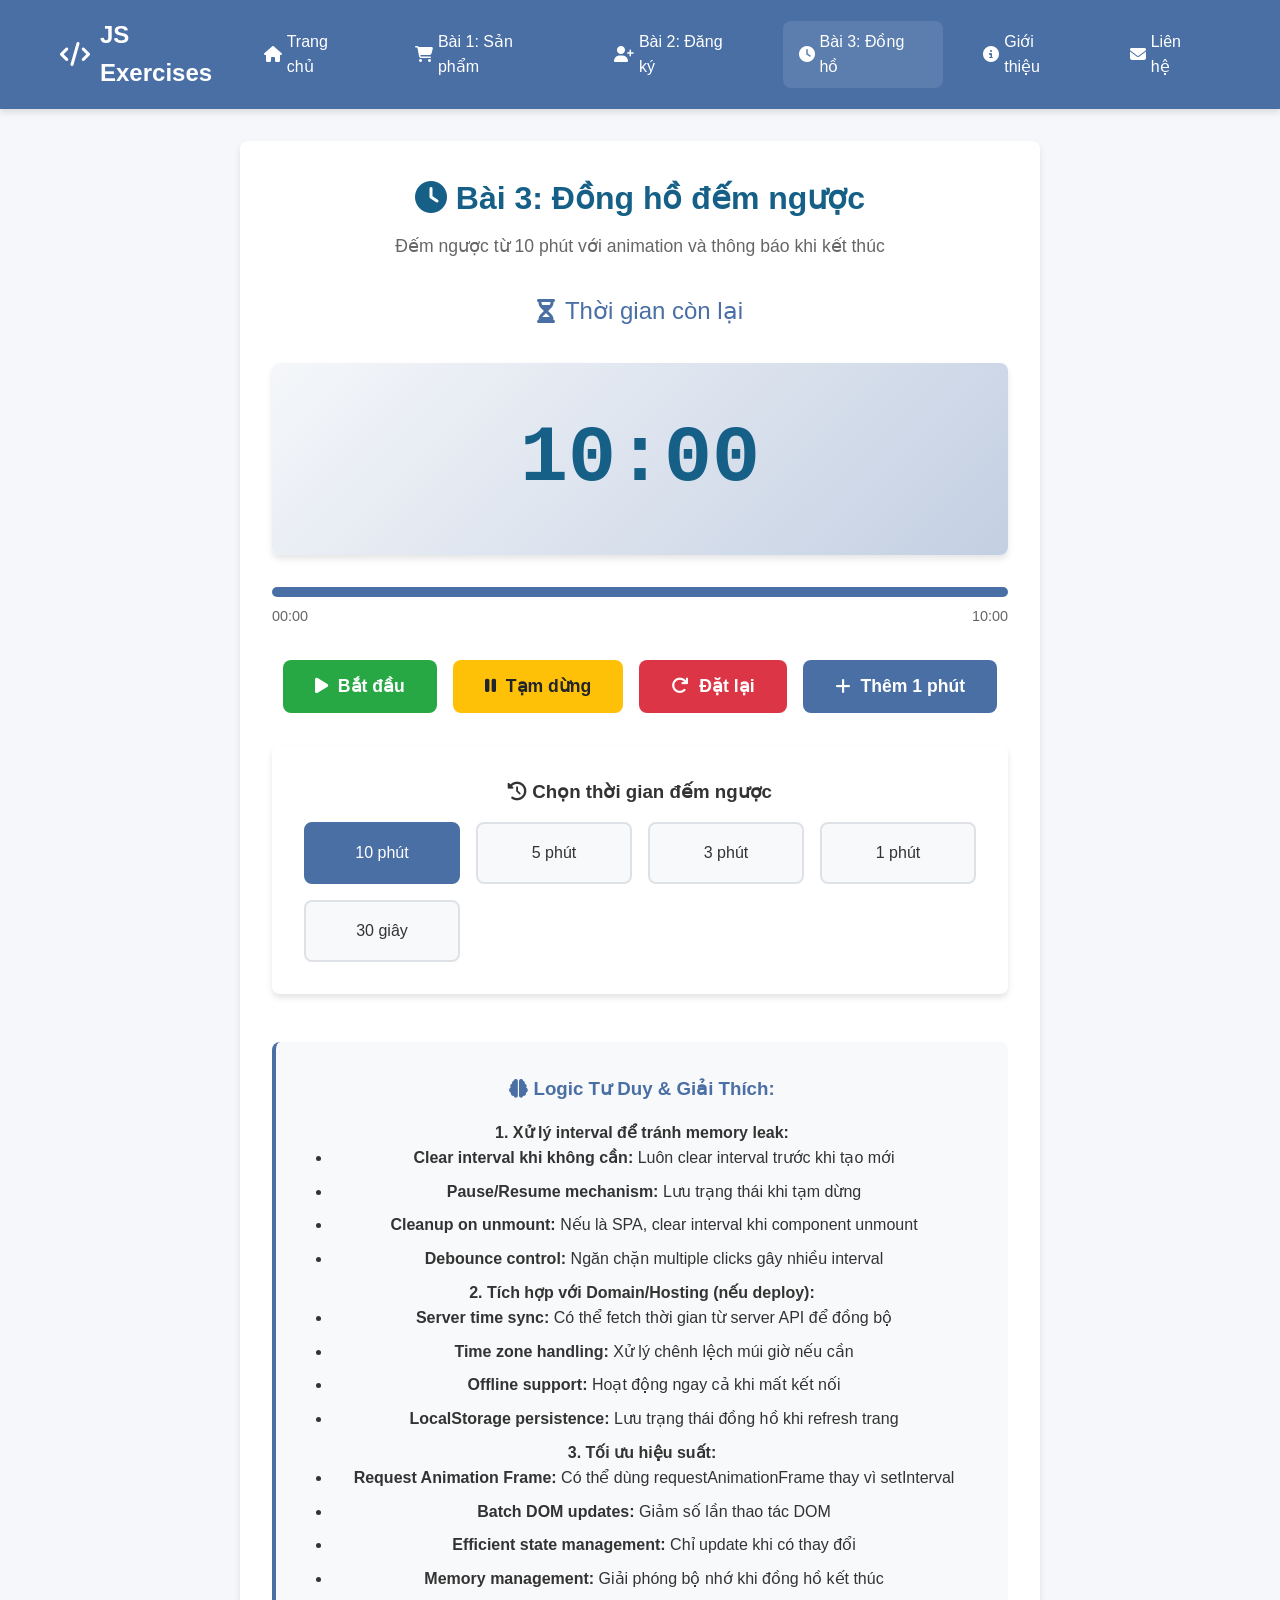
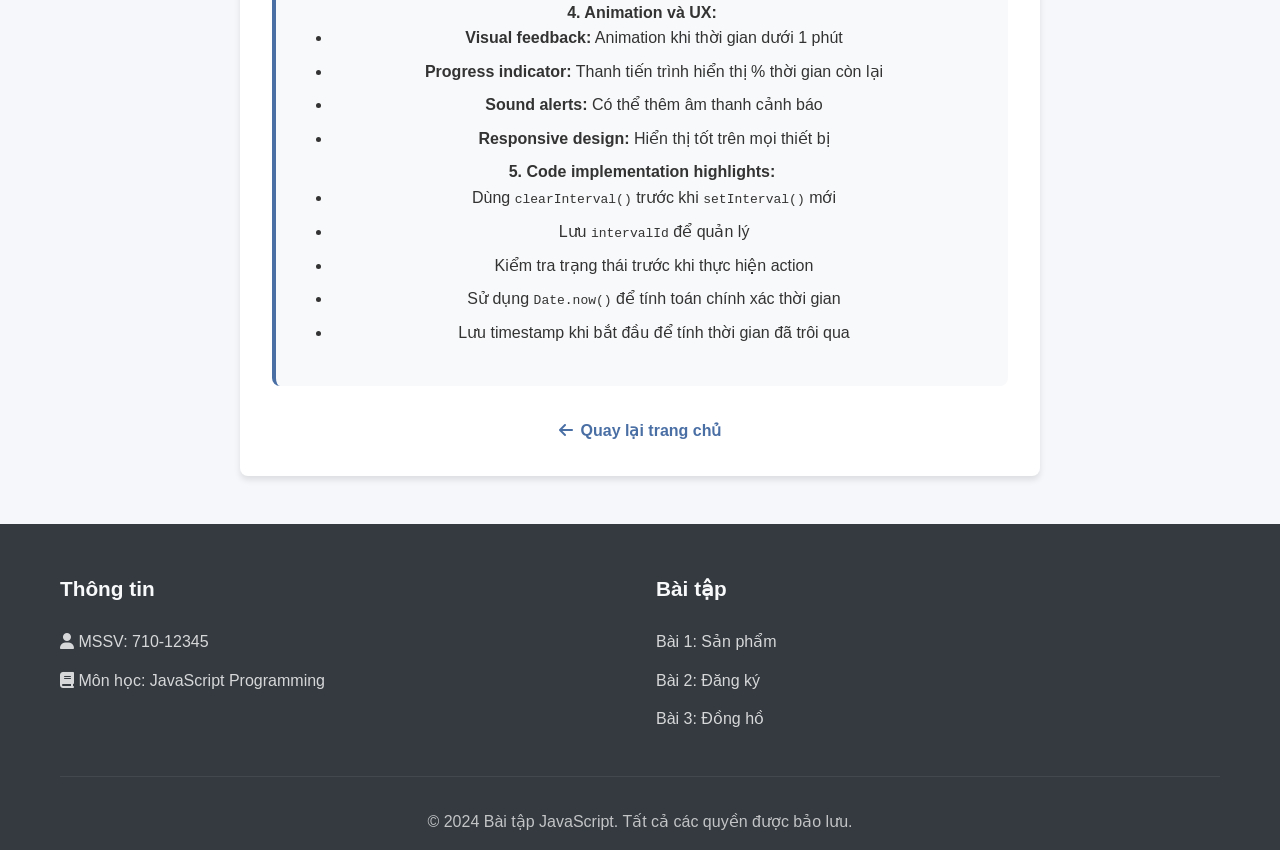
<file: baitap03.html>
<!DOCTYPE html>
<html lang="vi">
<head>
    <meta charset="UTF-8">
    <meta name="viewport" content="width=device-width, initial-scale=1.0">
    <title>Bài 3: Đồng hồ đếm ngược</title>
    <link rel="stylesheet" href="css/style.css">
    <link rel="stylesheet" href="https://cdnjs.cloudflare.com/ajax/libs/font-awesome/6.4.0/css/all.min.css">
    <style>
        .countdown-container {
            max-width: 800px;
            margin: 0 auto;
            text-align: center;
        }
        
        .countdown-display {
            font-size: 5rem;
            font-weight: bold;
            color: var(--secondary-color);
            margin: 2rem 0;
            padding: 2rem;
            background: linear-gradient(135deg, #f5f7fa 0%, #c3cfe2 100%);
            border-radius: var(--border-radius);
            box-shadow: var(--box-shadow);
            font-family: 'Courier New', monospace;
            transition: all 0.3s ease;
        }
        
        .countdown-label {
            font-size: 1.5rem;
            color: var(--primary-color);
            margin-bottom: 2rem;
            display: flex;
            align-items: center;
            justify-content: center;
            gap: 10px;
        }
        
        .controls {
            display: flex;
            justify-content: center;
            gap: 1rem;
            margin-bottom: 2rem;
            flex-wrap: wrap;
        }
        
        .control-btn {
            padding: 1rem 2rem;
            font-size: 1.1rem;
            display: flex;
            align-items: center;
            gap: 10px;
        }
        
        .btn-start {
            background-color: var(--success-color);
            color: white;
        }
        
        .btn-pause {
            background-color: var(--warning-color);
            color: #212529;
        }
        
        .btn-reset {
            background-color: var(--danger-color);
            color: white;
        }
        
        .btn-add-time {
            background-color: var(--primary-color);
            color: white;
        }
        
        .time-selection {
            background: white;
            padding: 2rem;
            border-radius: var(--border-radius);
            box-shadow: var(--box-shadow);
            margin-bottom: 2rem;
        }
        
        .time-options {
            display: grid;
            grid-template-columns: repeat(auto-fit, minmax(150px, 1fr));
            gap: 1rem;
            margin-top: 1rem;
        }
        
        .time-option {
            padding: 1rem;
            background-color: #f8f9fa;
            border: 2px solid #dee2e6;
            border-radius: var(--border-radius);
            cursor: pointer;
            transition: var(--transition);
            text-align: center;
        }
        
        .time-option:hover {
            background-color: #e9ecef;
            border-color: var(--primary-color);
        }
        
        .time-option.active {
            background-color: var(--primary-color);
            color: white;
            border-color: var(--primary-color);
        }
        
        .progress-container {
            margin: 2rem 0;
        }
        
        .progress-bar {
            height: 10px;
            background-color: #e9ecef;
            border-radius: 5px;
            overflow: hidden;
            margin-bottom: 0.5rem;
        }
        
        .progress-fill {
            height: 100%;
            background-color: var(--primary-color);
            width: 100%;
            transition: width 1s linear;
        }
        
        .progress-text {
            display: flex;
            justify-content: space-between;
            font-size: 0.9rem;
            color: #666;
        }
        
        .warning {
            animation: pulse 1s infinite;
            color: var(--warning-color) !important;
        }
        
        .danger {
            animation: dangerPulse 0.5s infinite;
            color: var(--danger-color) !important;
        }
        
        @keyframes pulse {
            0% { transform: scale(1); }
            50% { transform: scale(1.05); }
            100% { transform: scale(1); }
        }
        
        @keyframes dangerPulse {
            0% { transform: scale(1); opacity: 1; }
            50% { transform: scale(1.1); opacity: 0.8; }
            100% { transform: scale(1); opacity: 1; }
        }
        
        .modal-overlay {
            display: none;
            position: fixed;
            top: 0;
            left: 0;
            width: 100%;
            height: 100%;
            background-color: rgba(0, 0, 0, 0.8);
            z-index: 1000;
            justify-content: center;
            align-items: center;
            animation: fadeIn 0.3s ease;
        }
        
        .modal-content {
            background: white;
            padding: 3rem;
            border-radius: var(--border-radius);
            text-align: center;
            max-width: 500px;
            width: 90%;
            animation: popUp 0.3s ease;
        }
        
        .modal-icon {
            font-size: 4rem;
            color: var(--danger-color);
            margin-bottom: 1rem;
        }
        
        .modal-buttons {
            display: flex;
            gap: 1rem;
            justify-content: center;
            margin-top: 2rem;
        }
        
        .logic-explanation {
            background-color: #f8f9fa;
            padding: 2rem;
            border-radius: var(--border-radius);
            margin-top: 3rem;
            border-left: 4px solid var(--primary-color);
        }
        
        .logic-explanation h3 {
            color: var(--primary-color);
            margin-bottom: 1rem;
        }
        
        .logic-explanation ul {
            margin-left: 1.5rem;
        }
        
        .logic-explanation li {
            margin-bottom: 0.5rem;
        }
        
        .back-button {
            display: inline-flex;
            align-items: center;
            gap: 8px;
            margin-top: 2rem;
            color: var(--primary-color);
            text-decoration: none;
            font-weight: 600;
        }
        
        .back-button:hover {
            color: var(--secondary-color);
        }
        
        @keyframes fadeIn {
            from { opacity: 0; }
            to { opacity: 1; }
        }
        
        @keyframes popUp {
            from { transform: scale(0.8); opacity: 0; }
            to { transform: scale(1); opacity: 1; }
        }
    </style>
</head>
<body>
    <!-- Header -->
    <header>
        <nav class="navbar">
            <div class="container">
                <div class="logo">
                    <i class="fas fa-code"></i>
                    <span>JS Exercises</span>
                </div>
                <ul class="nav-links">
                    <li><a href="index.html"><i class="fas fa-home"></i> Trang chủ</a></li>
                    <li><a href="baitap01.html"><i class="fas fa-shopping-cart"></i> Bài 1: Sản phẩm</a></li>
                    <li><a href="baitap02.html"><i class="fas fa-user-plus"></i> Bài 2: Đăng ký</a></li>
                    <li><a href="baitap03.html" class="active"><i class="fas fa-clock"></i> Bài 3: Đồng hồ</a></li>
                    <li><a href="about.html"><i class="fas fa-info-circle"></i> Giới thiệu</a></li>
                    <li><a href="contact.html"><i class="fas fa-envelope"></i> Liên hệ</a></li>
                </ul>
                <div class="mobile-menu">
                    <i class="fas fa-bars"></i>
                </div>
            </div>
        </nav>
    </header>

    <!-- Main Content -->
    <main class="container">
        <div class="exercise-container">
            <div class="exercise-header">
                <h1><i class="fas fa-clock"></i> Bài 3: Đồng hồ đếm ngược</h1>
                <p>Đếm ngược từ 10 phút với animation và thông báo khi kết thúc</p>
            </div>
            
            <div class="countdown-container">
                <div class="countdown-label">
                    <i class="fas fa-hourglass-half"></i>
                    <span id="countdownLabel">Thời gian còn lại</span>
                </div>
                
                <div id="countdownDisplay" class="countdown-display">
                    10:00
                </div>
                
                <div class="progress-container">
                    <div class="progress-bar">
                        <div id="progressFill" class="progress-fill" style="width: 100%"></div>
                    </div>
                    <div class="progress-text">
                        <span id="timeElapsed">00:00</span>
                        <span id="timeRemaining">10:00</span>
                    </div>
                </div>
                
                <div class="controls">
                    <button id="startBtn" class="btn control-btn btn-start">
                        <i class="fas fa-play"></i> Bắt đầu
                    </button>
                    <button id="pauseBtn" class="btn control-btn btn-pause" disabled>
                        <i class="fas fa-pause"></i> Tạm dừng
                    </button>
                    <button id="resetBtn" class="btn control-btn btn-reset">
                        <i class="fas fa-redo"></i> Đặt lại
                    </button>
                    <button id="addTimeBtn" class="btn control-btn btn-add-time">
                        <i class="fas fa-plus"></i> Thêm 1 phút
                    </button>
                </div>
                
                <div class="time-selection">
                    <h3><i class="fas fa-history"></i> Chọn thời gian đếm ngược</h3>
                    <div class="time-options">
                        <div class="time-option active" data-minutes="10">10 phút</div>
                        <div class="time-option" data-minutes="5">5 phút</div>
                        <div class="time-option" data-minutes="3">3 phút</div>
                        <div class="time-option" data-minutes="1">1 phút</div>
                        <div class="time-option" data-minutes="0.5">30 giây</div>
                    </div>
                </div>
                
                <div class="logic-explanation">
                    <h3><i class="fas fa-brain"></i> Logic Tư Duy & Giải Thích:</h3>
                    
                    <p><strong>1. Xử lý interval để tránh memory leak:</strong></p>
                    <ul>
                        <li><strong>Clear interval khi không cần:</strong> Luôn clear interval trước khi tạo mới</li>
                        <li><strong>Pause/Resume mechanism:</strong> Lưu trạng thái khi tạm dừng</li>
                        <li><strong>Cleanup on unmount:</strong> Nếu là SPA, clear interval khi component unmount</li>
                        <li><strong>Debounce control:</strong> Ngăn chặn multiple clicks gây nhiều interval</li>
                    </ul>
                    
                    <p><strong>2. Tích hợp với Domain/Hosting (nếu deploy):</strong></p>
                    <ul>
                        <li><strong>Server time sync:</strong> Có thể fetch thời gian từ server API để đồng bộ</li>
                        <li><strong>Time zone handling:</strong> Xử lý chênh lệch múi giờ nếu cần</li>
                        <li><strong>Offline support:</strong> Hoạt động ngay cả khi mất kết nối</li>
                        <li><strong>LocalStorage persistence:</strong> Lưu trạng thái đồng hồ khi refresh trang</li>
                    </ul>
                    
                    <p><strong>3. Tối ưu hiệu suất:</strong></p>
                    <ul>
                        <li><strong>Request Animation Frame:</strong> Có thể dùng requestAnimationFrame thay vì setInterval</li>
                        <li><strong>Batch DOM updates:</strong> Giảm số lần thao tác DOM</li>
                        <li><strong>Efficient state management:</strong> Chỉ update khi có thay đổi</li>
                        <li><strong>Memory management:</strong> Giải phóng bộ nhớ khi đồng hồ kết thúc</li>
                    </ul>
                    
                    <p><strong>4. Animation và UX:</strong></p>
                    <ul>
                        <li><strong>Visual feedback:</strong> Animation khi thời gian dưới 1 phút</li>
                        <li><strong>Progress indicator:</strong> Thanh tiến trình hiển thị % thời gian còn lại</li>
                        <li><strong>Sound alerts:</strong> Có thể thêm âm thanh cảnh báo</li>
                        <li><strong>Responsive design:</strong> Hiển thị tốt trên mọi thiết bị</li>
                    </ul>
                    
                    <p><strong>5. Code implementation highlights:</strong></p>
                    <ul>
                        <li>Dùng <code>clearInterval()</code> trước khi <code>setInterval()</code> mới</li>
                        <li>Lưu <code>intervalId</code> để quản lý</li>
                        <li>Kiểm tra trạng thái trước khi thực hiện action</li>
                        <li>Sử dụng <code>Date.now()</code> để tính toán chính xác thời gian</li>
                        <li>Lưu timestamp khi bắt đầu để tính thời gian đã trôi qua</li>
                    </ul>
                </div>
                
                <a href="index.html" class="back-button">
                    <i class="fas fa-arrow-left"></i> Quay lại trang chủ
                </a>
            </div>
        </div>
    </main>

    <!-- Modal khi hết giờ -->
    <div id="timeoutModal" class="modal-overlay">
        <div class="modal-content">
            <div class="modal-icon">
                <i class="fas fa-clock"></i>
            </div>
            <h2>HẾT GIỜ!</h2>
            <p>Thời gian đếm ngược đã kết thúc.</p>
            <div class="modal-buttons">
                <button id="restartBtn" class="btn btn-primary">
                    <i class="fas fa-redo"></i> Bắt đầu lại
                </button>
                <button id="closeModalBtn" class="btn btn-secondary">
                    <i class="fas fa-times"></i> Đóng
                </button>
            </div>
        </div>
    </div>

    <!-- Footer -->
    <footer>
        <div class="container">
            <div class="footer-content">
                <div class="footer-section">
                    <h3>Thông tin</h3>
                    <p><i class="fas fa-user"></i> MSSV: 710-12345</p>
                    <p><i class="fas fa-book"></i> Môn học: JavaScript Programming</p>
                </div>
                <div class="footer-section">
                    <h3>Bài tập</h3>
                    <ul>
                        <li><a href="baitap01.html">Bài 1: Sản phẩm</a></li>
                        <li><a href="baitap02.html">Bài 2: Đăng ký</a></li>
                        <li><a href="baitap03.html">Bài 3: Đồng hồ</a></li>
                    </ul>
                </div>
            </div>
            <div class="copyright">
                <p>&copy; 2024 Bài tập JavaScript. Tất cả các quyền được bảo lưu.</p>
            </div>
        </div>
    </footer>

    <script src="js/script.js"></script>
    <script>
        // Countdown Timer State
        let countdown = {
            totalSeconds: 600, // 10 phút = 600 giây
            remainingSeconds: 600,
            elapsedSeconds: 0,
            isRunning: false,
            isPaused: false,
            intervalId: null,
            startTime: null,
            pauseTime: null,
            totalPauseTime: 0
        };

        // DOM Elements
        const countdownDisplay = document.getElementById('countdownDisplay');
        const startBtn = document.getElementById('startBtn');
        const pauseBtn = document.getElementById('pauseBtn');
        const resetBtn = document.getElementById('resetBtn');
        const addTimeBtn = document.getElementById('addTimeBtn');
        const progressFill = document.getElementById('progressFill');
        const timeElapsedEl = document.getElementById('timeElapsed');
        const timeRemainingEl = document.getElementById('timeRemaining');
        const timeoutModal = document.getElementById('timeoutModal');
        const restartBtn = document.getElementById('restartBtn');
        const closeModalBtn = document.getElementById('closeModalBtn');
        const timeOptions = document.querySelectorAll('.time-option');
        const countdownLabel = document.getElementById('countdownLabel');

        // Initialize
        document.addEventListener('DOMContentLoaded', function() {
            loadFromLocalStorage();
            updateDisplay();
            setupEventListeners();
            setupTimeOptions();
        });

        // Setup event listeners
        function setupEventListeners() {
            startBtn.addEventListener('click', startTimer);
            pauseBtn.addEventListener('click', pauseTimer);
            resetBtn.addEventListener('click', resetTimer);
            addTimeBtn.addEventListener('click', addTime);
            restartBtn.addEventListener('click', restartTimer);
            closeModalBtn.addEventListener('click', closeModal);
            
            // Lưu trạng thái khi đóng trang
            window.addEventListener('beforeunload', saveToLocalStorage);
            
            // Pause timer khi chuyển tab
            document.addEventListener('visibilitychange', function() {
                if (document.hidden && countdown.isRunning && !countdown.isPaused) {
                    pauseTimer();
                }
            });
        }

        // Setup time options
        function setupTimeOptions() {
            timeOptions.forEach(option => {
                option.addEventListener('click', function() {
                    // Remove active class from all options
                    timeOptions.forEach(opt => opt.classList.remove('active'));
                    
                    // Add active class to clicked option
                    this.classList.add('active');
                    
                    // Set new time
                    const minutes = parseFloat(this.dataset.minutes);
                    setTime(minutes * 60);
                });
            });
        }

        // Set time in seconds
        function setTime(seconds) {
            if (countdown.isRunning) {
                if (!confirm('Đồng hồ đang chạy. Bạn có muốn đặt lại thời gian?')) {
                    return;
                }
                stopTimer();
            }
            
            countdown.totalSeconds = seconds;
            countdown.remainingSeconds = seconds;
            countdown.elapsedSeconds = 0;
            countdown.totalPauseTime = 0;
            
            updateDisplay();
            saveToLocalStorage();
        }

        // Start timer
        function startTimer() {
            if (countdown.isRunning) return;
            
            countdown.isRunning = true;
            countdown.isPaused = false;
            
            // Tính thời gian đã pause
            if (countdown.pauseTime) {
                const pauseDuration = Date.now() - countdown.pauseTime;
                countdown.totalPauseTime += pauseDuration;
                countdown.pauseTime = null;
            }
            
            // Set start time nếu chưa có
            if (!countdown.startTime) {
                countdown.startTime = Date.now();
            }
            
            // Update button states
            startBtn.disabled = true;
            pauseBtn.disabled = false;
            startBtn.innerHTML = '<i class="fas fa-play"></i> Đang chạy...';
            
            // Start interval
            clearInterval(countdown.intervalId); // Clear any existing interval
            countdown.intervalId = setInterval(updateTimer, 1000);
            
            saveToLocalStorage();
        }

        // Pause timer
        function pauseTimer() {
            if (!countdown.isRunning || countdown.isPaused) return;
            
            countdown.isPaused = true;
            countdown.pauseTime = Date.now();
            
            // Clear interval
            clearInterval(countdown.intervalId);
            countdown.intervalId = null;
            
            // Update button states
            startBtn.disabled = false;
            pauseBtn.disabled = true;
            startBtn.innerHTML = '<i class="fas fa-play"></i> Tiếp tục';
            
            saveToLocalStorage();
        }

        // Stop timer (internal use)
        function stopTimer() {
            countdown.isRunning = false;
            countdown.isPaused = false;
            
            // Clear interval
            clearInterval(countdown.intervalId);
            countdown.intervalId = null;
            
            // Reset button states
            startBtn.disabled = false;
            pauseBtn.disabled = true;
            startBtn.innerHTML = '<i class="fas fa-play"></i> Bắt đầu';
            
            saveToLocalStorage();
        }

        // Update timer every second
        function updateTimer() {
            if (!countdown.isRunning) return;
            
            const now = Date.now();
            const elapsedMilliseconds = now - countdown.startTime - countdown.totalPauseTime;
            const elapsedSeconds = Math.floor(elapsedMilliseconds / 1000);
            
            // Tính thời gian còn lại
            countdown.elapsedSeconds = elapsedSeconds;
            countdown.remainingSeconds = Math.max(0, countdown.totalSeconds - elapsedSeconds);
            
            // Update display
            updateDisplay();
            
            // Kiểm tra nếu hết giờ
            if (countdown.remainingSeconds <= 0) {
                timerFinished();
            }
            
            // Kiểm tra warning state (dưới 1 phút)
            checkWarningState();
        }

        // Update display
        function updateDisplay() {
            // Format time as MM:SS
            const minutes = Math.floor(countdown.remainingSeconds / 60);
            const seconds = countdown.remainingSeconds % 60;
            const formattedTime = `${minutes.toString().padStart(2, '0')}:${seconds.toString().padStart(2, '0')}`;
            
            // Update display
            countdownDisplay.textContent = formattedTime;
            
            // Update elapsed and remaining time
            const elapsedMinutes = Math.floor(countdown.elapsedSeconds / 60);
            const elapsedSeconds = countdown.elapsedSeconds % 60;
            timeElapsedEl.textContent = `${elapsedMinutes.toString().padStart(2, '0')}:${elapsedSeconds.toString().padStart(2, '0')}`;
            timeRemainingEl.textContent = formattedTime;
            
            // Update progress bar
            const progressPercentage = (countdown.elapsedSeconds / countdown.totalSeconds) * 100;
            progressFill.style.width = `${100 - progressPercentage}%`;
            
            // Update progress bar color based on time remaining
            updateProgressBarColor();
        }

        // Update progress bar color based on time
        function updateProgressBarColor() {
            const percentage = (countdown.remainingSeconds / countdown.totalSeconds) * 100;
            
            if (percentage <= 10) {
                progressFill.style.backgroundColor = 'var(--danger-color)';
            } else if (percentage <= 30) {
                progressFill.style.backgroundColor = 'var(--warning-color)';
            } else {
                progressFill.style.backgroundColor = 'var(--primary-color)';
            }
        }

        // Check warning state (under 1 minute)
        function checkWarningState() {
            // Remove all animation classes first
            countdownDisplay.classList.remove('warning', 'danger');
            
            if (countdown.remainingSeconds <= 60 && countdown.remainingSeconds > 10) {
                // Dưới 1 phút: pulse animation
                countdownDisplay.classList.add('warning');
                countdownLabel.innerHTML = '<i class="fas fa-exclamation-triangle"></i> Còn dưới 1 phút!';
            } else if (countdown.remainingSeconds <= 10 && countdown.remainingSeconds > 0) {
                // Dưới 10 giây: danger animation
                countdownDisplay.classList.add('danger');
                countdownLabel.innerHTML = '<i class="fas fa-skull-crossbones"></i> Sắp hết giờ!';
            } else {
                countdownLabel.innerHTML = '<i class="fas fa-hourglass-half"></i> Thời gian còn lại';
            }
        }

        // Timer finished
        function timerFinished() {
            stopTimer();
            showTimeoutModal();
            
            // Play sound (if allowed)
            playTimeoutSound();
            
            // Save state
            saveToLocalStorage();
        }

        // Show timeout modal
        function showTimeoutModal() {
            timeoutModal.style.display = 'flex';
        }

        // Close modal
        function closeModal() {
            timeoutModal.style.display = 'none';
        }

        // Restart timer
        function restartTimer() {
            closeModal();
            resetTimer();
            startTimer();
        }

        // Reset timer
        function resetTimer() {
            if (countdown.isRunning && !confirm('Đồng hồ đang chạy. Bạn có muốn đặt lại?')) {
                return;
            }
            
            stopTimer();
            
            // Reset all values
            countdown.remainingSeconds = countdown.totalSeconds;
            countdown.elapsedSeconds = 0;
            countdown.startTime = null;
            countdown.pauseTime = null;
            countdown.totalPauseTime = 0;
            
            // Remove animation classes
            countdownDisplay.classList.remove('warning', 'danger');
            countdownLabel.innerHTML = '<i class="fas fa-hourglass-half"></i> Thời gian còn lại';
            
            updateDisplay();
            saveToLocalStorage();
        }

        // Add 1 minute
        function addTime() {
            countdown.totalSeconds += 60;
            countdown.remainingSeconds += 60;
            
            updateDisplay();
            saveToLocalStorage();
            
            // Show notification
            showNotification('Đã thêm 1 phút!');
        }

        // Play timeout sound
        function playTimeoutSound() {
            // Tạo âm thanh bằng Web Audio API
            try {
                const audioContext = new (window.AudioContext || window.webkitAudioContext)();
                const oscillator = audioContext.createOscillator();
                const gainNode = audioContext.createGain();
                
                oscillator.connect(gainNode);
                gainNode.connect(audioContext.destination);
                
                oscillator.frequency.value = 800;
                oscillator.type = 'sine';
                
                gainNode.gain.setValueAtTime(0.3, audioContext.currentTime);
                gainNode.gain.exponentialRampToValueAtTime(0.01, audioContext.currentTime + 1);
                
                oscillator.start(audioContext.currentTime);
                oscillator.stop(audioContext.currentTime + 1);
            } catch (e) {
                console.log('Audio not supported or user blocked audio');
            }
        }

        // Show notification
        function showNotification(message) {
            // Tạo notification element
            const notification = document.createElement('div');
            notification.style.cssText = `
                position: fixed;
                top: 20px;
                right: 20px;
                background: var(--primary-color);
                color: white;
                padding: 1rem 1.5rem;
                border-radius: var(--border-radius);
                box-shadow: var(--box-shadow);
                z-index: 1001;
                animation: slideIn 0.3s ease;
            `;
            notification.innerHTML = `<i class="fas fa-info-circle"></i> ${message}`;
            
            document.body.appendChild(notification);
            
            // Tự động xóa sau 3 giây
            setTimeout(() => {
                notification.style.animation = 'slideOut 0.3s ease';
                setTimeout(() => {
                    document.body.removeChild(notification);
                }, 300);
            }, 3000);
            
            // Thêm CSS animation nếu chưa có
            if (!document.getElementById('notification-styles')) {
                const style = document.createElement('style');
                style.id = 'notification-styles';
                style.textContent = `
                    @keyframes slideIn {
                        from { transform: translateX(100%); opacity: 0; }
                        to { transform: translateX(0); opacity: 1; }
                    }
                    @keyframes slideOut {
                        from { transform: translateX(0); opacity: 1; }
                        to { transform: translateX(100%); opacity: 0; }
                    }
                `;
                document.head.appendChild(style);
            }
        }

        // Save to LocalStorage
        function saveToLocalStorage() {
            try {
                const saveData = {
                    totalSeconds: countdown.totalSeconds,
                    remainingSeconds: countdown.remainingSeconds,
                    elapsedSeconds: countdown.elapsedSeconds,
                    isRunning: countdown.isRunning,
                    isPaused: countdown.isPaused,
                    startTime: countdown.startTime,
                    pauseTime: countdown.pauseTime,
                    totalPauseTime: countdown.totalPauseTime,
                    saveTimestamp: Date.now()
                };
                localStorage.setItem('countdown_timer', JSON.stringify(saveData));
            } catch (e) {
                console.error('Error saving to localStorage:', e);
            }
        }

        // Load from LocalStorage
        function loadFromLocalStorage() {
            try {
                const savedData = localStorage.getItem('countdown_timer');
                if (savedData) {
                    const data = JSON.parse(savedData);
                    
                    // Kiểm tra nếu dữ liệu cũ hơn 24 giờ
                    const hoursSinceSave = (Date.now() - data.saveTimestamp) / (1000 * 60 * 60);
                    if (hoursSinceSave > 24) {
                        localStorage.removeItem('countdown_timer');
                        return;
                    }
                    
                    // Khôi phục dữ liệu
                    countdown.totalSeconds = data.totalSeconds || 600;
                    countdown.elapsedSeconds = data.elapsedSeconds || 0;
                    countdown.isRunning = false; // Luôn bắt đầu ở trạng thái dừng
                    countdown.isPaused = false;
                    countdown.startTime = null;
                    countdown.pauseTime = null;
                    countdown.totalPauseTime = 0;
                    
                    // Tính thời gian còn lại
                    if (data.isRunning && !data.isPaused) {
                        // Tính thời gian đã trôi qua kể từ lúc lưu
                        const timeSinceSave = Date.now() - data.saveTimestamp;
                        const additionalElapsed = Math.floor(timeSinceSave / 1000);
                        countdown.elapsedSeconds = (data.elapsedSeconds || 0) + additionalElapsed;
                    }
                    
                    countdown.remainingSeconds = Math.max(0, countdown.totalSeconds - countdown.elapsedSeconds);
                    
                    // Cập nhật time options
                    updateTimeOptionsSelection();
                }
            } catch (e) {
                console.error('Error loading from localStorage:', e);
            }
        }

        // Update time options selection based on current time
        function updateTimeOptionsSelection() {
            const minutes = countdown.totalSeconds / 60;
            timeOptions.forEach(option => {
                option.classList.remove('active');
                if (parseFloat(option.dataset.minutes) === minutes) {
                    option.classList.add('active');
                }
            });
        }

        // Clean up intervals on page unload
        window.addEventListener('unload', function() {
            clearInterval(countdown.intervalId);
        });
    </script>
</body>
</html>
</file>
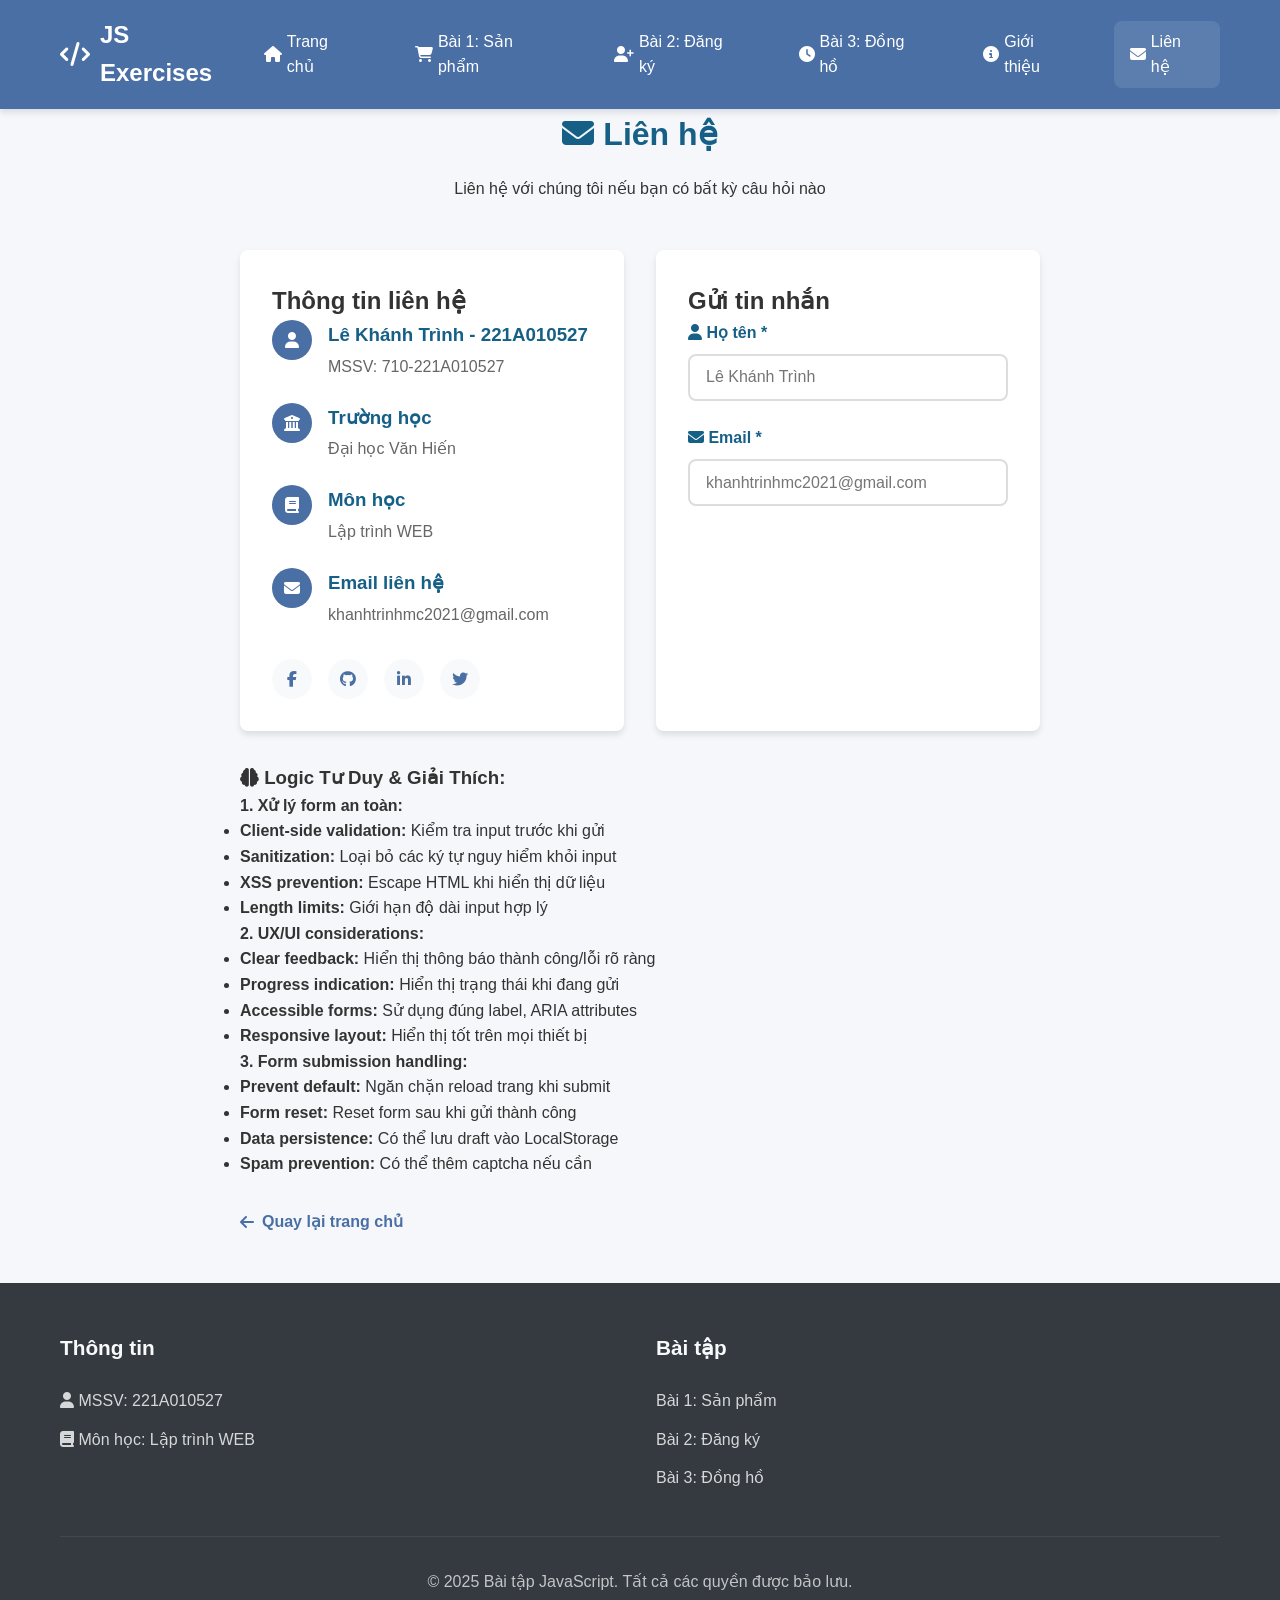
<file: contact.html>
<!DOCTYPE html>
<html lang="vi">

<head>
    <meta charset="UTF-8">
    <meta name="viewport" content="width=device-width, initial-scale=1.0">
    <title>Liên hệ - Bài tập JavaScript</title>
    <link rel="stylesheet" href="css/style.css">
    <link rel="stylesheet" href="https://cdnjs.cloudflare.com/ajax/libs/font-awesome/6.4.0/css/all.min.css">
    <style>
        .contact-container {
            max-width: 800px;
            margin: 0 auto;
        }

        .contact-header {
            text-align: center;
            margin-bottom: 3rem;
        }

        .contact-header h1 {
            color: var(--secondary-color);
            margin-bottom: 1rem;
        }

        .contact-content {
            display: grid;
            grid-template-columns: 1fr 1fr;
            gap: 2rem;
            margin-bottom: 2rem;
        }

        @media (max-width: 768px) {
            .contact-content {
                grid-template-columns: 1fr;
            }
        }

        .contact-info {
            background: white;
            padding: 2rem;
            border-radius: var(--border-radius);
            box-shadow: var(--box-shadow);
        }

        .contact-form {
            background: white;
            padding: 2rem;
            border-radius: var(--border-radius);
            box-shadow: var(--box-shadow);
        }

        .contact-item {
            display: flex;
            align-items: flex-start;
            gap: 1rem;
            margin-bottom: 1.5rem;
        }

        .contact-icon {
            width: 40px;
            height: 40px;
            background-color: var(--primary-color);
            color: white;
            border-radius: 50%;
            display: flex;
            align-items: center;
            justify-content: center;
            flex-shrink: 0;
        }

        .contact-details h3 {
            margin-bottom: 0.3rem;
            color: var(--secondary-color);
        }

        .contact-details p {
            color: #666;
            line-height: 1.5;
        }

        .social-links {
            display: flex;
            gap: 1rem;
            margin-top: 2rem;
        }

        .social-link {
            width: 40px;
            height: 40px;
            background-color: #f8f9fa;
            color: var(--primary-color);
            border-radius: 50%;
            display: flex;
            align-items: center;
            justify-content: center;
            text-decoration: none;
            transition: var(--transition);
        }

        .social-link:hover {
            background-color: var(--primary-color);
            color: white;
            transform: translateY(-3px);
        }

        .form-group {
            margin-bottom: 1.5rem;
        }

        .form-label {
            display: block;
            margin-bottom: 0.5rem;
            font-weight: 600;
            color: var(--secondary-color);
        }

        .form-input,
        .form-textarea {
            width: 100%;
            padding: 0.8rem 1rem;
            font-size: 1rem;
            border: 2px solid #ddd;
            border-radius: var(--border-radius);
            transition: var(--transition);
            font-family: inherit;
        }

        .form-input:focus,
        .form-textarea:focus {
            outline: none;
            border-color: var(--primary-color);
            box-shadow: 0 0 0 3px rgba(74, 111, 165, 0.1);
        }

        .form-textarea {
            min-height: 150px;
            resize: vertical;
        }

        .submit-btn {
            width: 100%;
            padding: 1rem;
            font-size: 1.1rem;
        }

        .form-message {
            display: none;
            padding: 1rem;
            border-radius: var(--border-radius);
            margin-top: 1rem;
            text-align: center;
        }

        .form-message.success {
            background-color: #d4edda;
            color: #155724;
            border: 1px solid #c3e6cb;
            display: block;
        }

        .form-message.error {
            background-color: #f8d7da;
            color: #721c24;
            border: 1px solid #f5c6cb;
            display: block;
        }

        .back-button {
            display: inline-flex;
            align-items: center;
            gap: 8px;
            margin-top: 2rem;
            color: var(--primary-color);
            text-decoration: none;
            font-weight: 600;
        }

        .back-button:hover {
            color: var(--secondary-color);
        }
    </style>
</head>

<body>
    <!-- Header -->
    <header>
        <nav class="navbar">
            <div class="container">
                <div class="logo">
                    <i class="fas fa-code"></i>
                    <span>JS Exercises</span>
                </div>
                <ul class="nav-links">
                    <li><a href="index.html"><i class="fas fa-home"></i> Trang chủ</a></li>
                    <li><a href="baitap01.html"><i class="fas fa-shopping-cart"></i> Bài 1: Sản phẩm</a></li>
                    <li><a href="baitap02.html"><i class="fas fa-user-plus"></i> Bài 2: Đăng ký</a></li>
                    <li><a href="baitap03.html"><i class="fas fa-clock"></i> Bài 3: Đồng hồ</a></li>
                    <li><a href="about.html"><i class="fas fa-info-circle"></i> Giới thiệu</a></li>
                    <li><a href="contact.html" class="active"><i class="fas fa-envelope"></i> Liên hệ</a></li>
                </ul>
                <div class="mobile-menu">
                    <i class="fas fa-bars"></i>
                </div>
            </div>
        </nav>
    </header>

    <!-- Main Content -->
    <main class="container">
        <div class="contact-container">
            <div class="contact-header">
                <h1><i class="fas fa-envelope"></i> Liên hệ</h1>
                <p>Liên hệ với chúng tôi nếu bạn có bất kỳ câu hỏi nào</p>
            </div>

            <div class="contact-content">
                <div class="contact-info">
                    <h2>Thông tin liên hệ</h2>

                    <div class="contact-item">
                        <div class="contact-icon">
                            <i class="fas fa-user"></i>
                        </div>
                        <div class="contact-details">
                            <h3>Lê Khánh Trình - 221A010527</h3>
                            <p>MSSV: 710-221A010527</p>
                        </div>
                    </div>

                    <div class="contact-item">
                        <div class="contact-icon">
                            <i class="fas fa-university"></i>
                        </div>
                        <div class="contact-details">
                            <h3>Trường học</h3>
                            <p>Đại học Văn Hiến</p>
                        </div>
                    </div>

                    <div class="contact-item">
                        <div class="contact-icon">
                            <i class="fas fa-book"></i>
                        </div>
                        <div class="contact-details">
                            <h3>Môn học</h3>
                            <p>Lập trình WEB</p>
                        </div>
                    </div>

                    <div class="contact-item">
                        <div class="contact-icon">
                            <i class="fas fa-envelope"></i>
                        </div>
                        <div class="contact-details">
                            <h3>Email liên hệ</h3>
                            <p>khanhtrinhmc2021@gmail.com</p>
                        </div>
                    </div>

                    <div class="social-links">
                        <a href="#" class="social-link">
                            <i class="fab fa-facebook-f"></i>
                        </a>
                        <a href="#" class="social-link">
                            <i class="fab fa-github"></i>
                        </a>
                        <a href="#" class="social-link">
                            <i class="fab fa-linkedin-in"></i>
                        </a>
                        <a href="#" class="social-link">
                            <i class="fab fa-twitter"></i>
                        </a>
                    </div>
                </div>

                <div class="contact-form">
                    <h2>Gửi tin nhắn</h2>
                    <form id="contactForm">
                        <div class="form-group">
                            <label for="contactName" class="form-label">
                                <i class="fas fa-user"></i> Họ tên *
                            </label>
                            <input type="text" id="contactName" class="form-input" placeholder="Lê Khánh Trình"
                                maxlength="50" required>
                        </div>

                        <div class="form-group">
                            <label for="contactEmail" class="form-label">
                                <i class="fas fa-envelope"></i> Email *
                            </label>
                            <input type="email" id="contactEmail" class="form-input"
                                placeholder="khanhtrinhmc2021@gmail.com" maxlength="100" required>
                        </div>

                        <div id="formMessage" class="form-message"></div>
                    </form>
                </div>
            </div>

            <div class="logic-explanation">
                <h3><i class="fas fa-brain"></i> Logic Tư Duy & Giải Thích:</h3>
                <p><strong>1. Xử lý form an toàn:</strong></p>
                <ul>
                    <li><strong>Client-side validation:</strong> Kiểm tra input trước khi gửi</li>
                    <li><strong>Sanitization:</strong> Loại bỏ các ký tự nguy hiểm khỏi input</li>
                    <li><strong>XSS prevention:</strong> Escape HTML khi hiển thị dữ liệu</li>
                    <li><strong>Length limits:</strong> Giới hạn độ dài input hợp lý</li>
                </ul>

                <p><strong>2. UX/UI considerations:</strong></p>
                <ul>
                    <li><strong>Clear feedback:</strong> Hiển thị thông báo thành công/lỗi rõ ràng</li>
                    <li><strong>Progress indication:</strong> Hiển thị trạng thái khi đang gửi</li>
                    <li><strong>Accessible forms:</strong> Sử dụng đúng label, ARIA attributes</li>
                    <li><strong>Responsive layout:</strong> Hiển thị tốt trên mọi thiết bị</li>
                </ul>

                <p><strong>3. Form submission handling:</strong></p>
                <ul>
                    <li><strong>Prevent default:</strong> Ngăn chặn reload trang khi submit</li>
                    <li><strong>Form reset:</strong> Reset form sau khi gửi thành công</li>
                    <li><strong>Data persistence:</strong> Có thể lưu draft vào LocalStorage</li>
                    <li><strong>Spam prevention:</strong> Có thể thêm captcha nếu cần</li>
                </ul>
            </div>

            <a href="index.html" class="back-button">
                <i class="fas fa-arrow-left"></i> Quay lại trang chủ
            </a>
        </div>
    </main>

    <!-- Footer -->
    <footer>
        <div class="container">
            <div class="footer-content">
                <div class="footer-section">
                    <h3>Thông tin</h3>
                    <p><i class="fas fa-user"></i> MSSV: 221A010527</p>
                    <p><i class="fas fa-book"></i> Môn học: Lập trình WEB</p>
                </div>
                <div class="footer-section">
                    <h3>Bài tập</h3>
                    <ul>
                        <li><a href="baitap01.html">Bài 1: Sản phẩm</a></li>
                        <li><a href="baitap02.html">Bài 2: Đăng ký</a></li>
                        <li><a href="baitap03.html">Bài 3: Đồng hồ</a></li>
                    </ul>
                </div>
            </div>
            <div class="copyright">
                <p>&copy; 2025 Bài tập JavaScript. Tất cả các quyền được bảo lưu.</p>
            </div>
        </div>
    </footer>

    <script src="js/script.js"></script>
    <script>
        // Initialize contact form
        document.addEventListener('DOMContentLoaded', function () {
            const contactForm = document.getElementById('contactForm');
            const formMessage = document.getElementById('formMessage');

            // Load saved draft if exists
            loadFormDraft();

            // Auto-save draft as user types
            let saveDraftTimeout;
            const inputs = contactForm.querySelectorAll('input, textarea');
            inputs.forEach(input => {
                input.addEventListener('input', function () {
                    clearTimeout(saveDraftTimeout);
                    saveDraftTimeout = setTimeout(saveFormDraft, 1000);
                });
            });

            // Handle form submission
            contactForm.addEventListener('submit', function (e) {
                e.preventDefault();

                // Validate form
                if (!validateContactForm()) {
                    return;
                }

                // Get form data
                const formData = {
                    name: sanitizeInput(document.getElementById('contactName').value.trim()),
                    email: sanitizeInput(document.getElementById('contactEmail').value.trim()),
                    subject: sanitizeInput(document.getElementById('contactSubject').value.trim()),
                    message: sanitizeInput(document.getElementById('contactMessage').value.trim()),
                    timestamp: new Date().toLocaleString('vi-VN')
                };

                // In a real application, you would send this to a server
                // For this demo, we'll simulate sending and show success message
                simulateFormSubmission(formData);
            });

            // Clear draft when form is successfully submitted
            contactForm.addEventListener('submit', function () {
                localStorage.removeItem('contact_form_draft');
            });
        });

        // Validate contact form
        function validateContactForm() {
            const name = document.getElementById('contactName').value.trim();
            const email = document.getElementById('contactEmail').value.trim();
            const message = document.getElementById('contactMessage').value.trim();
            const formMessage = document.getElementById('formMessage');

            // Clear previous message
            formMessage.className = 'form-message';
            formMessage.textContent = '';

            // Validate name
            if (name.length < 2) {
                showFormError('Vui lòng nhập họ tên hợp lệ (ít nhất 2 ký tự)');
                return false;
            }

            // Validate email
            const emailRegex = /^[^\s@]+@[^\s@]+\.[^\s@]+$/;
            if (!emailRegex.test(email)) {
                showFormError('Vui lòng nhập email hợp lệ');
                return false;
            }

            // Validate message
            if (message.length < 10) {
                showFormError('Vui lòng nhập nội dung tin nhắn (ít nhất 10 ký tự)');
                return false;
            }

            return true;
        }

        // Show form error message
        function showFormError(message) {
            const formMessage = document.getElementById('formMessage');
            formMessage.className = 'form-message error';
            formMessage.innerHTML = `<i class="fas fa-exclamation-circle"></i> ${message}`;
            formMessage.style.display = 'block';

            // Auto-hide after 5 seconds
            setTimeout(() => {
                formMessage.style.display = 'none';
            }, 5000);
        }

        // Show form success message
        function showFormSuccess(message) {
            const formMessage = document.getElementById('formMessage');
            formMessage.className = 'form-message success';
            formMessage.innerHTML = `<i class="fas fa-check-circle"></i> ${message}`;
            formMessage.style.display = 'block';
        }

        // Simulate form submission
        function simulateFormSubmission(formData) {
            const submitBtn = document.querySelector('#contactForm button[type="submit"]');
            const originalText = submitBtn.innerHTML;

            // Show loading state
            submitBtn.disabled = true;
            submitBtn.innerHTML = '<i class="fas fa-spinner fa-spin"></i> Đang gửi...';

            // Simulate API call delay
            setTimeout(() => {
                // Save to LocalStorage (simulating database)
                saveContactMessage(formData);

                // Show success message
                showFormSuccess('Tin nhắn đã được gửi thành công! Chúng tôi sẽ liên hệ lại với bạn sớm nhất.');

                // Reset form
                document.getElementById('contactForm').reset();

                // Clear draft
                localStorage.removeItem('contact_form_draft');

                // Restore button
                submitBtn.disabled = false;
                submitBtn.innerHTML = originalText;

                // Auto-hide success message after 5 seconds
                setTimeout(() => {
                    document.getElementById('formMessage').style.display = 'none';
                }, 5000);
            }, 1500);
        }

        // Save contact message to LocalStorage
        function saveContactMessage(formData) {
            try {
                // Get existing messages
                const messages = JSON.parse(localStorage.getItem('contact_messages') || '[]');

                // Add new message
                messages.push({
                    ...formData,
                    id: Date.now()
                });

                // Keep only last 50 messages
                if (messages.length > 50) {
                    messages.shift();
                }

                // Save to LocalStorage
                localStorage.setItem('contact_messages', JSON.stringify(messages));
            } catch (e) {
                console.error('Error saving contact message:', e);
            }
        }

        // Save form draft to LocalStorage
        function saveFormDraft() {
            try {
                const draft = {
                    name: document.getElementById('contactName').value,
                    email: document.getElementById('contactEmail').value,
                    subject: document.getElementById('contactSubject').value,
                    message: document.getElementById('contactMessage').value,
                    savedAt: Date.now()
                };

                localStorage.setItem('contact_form_draft', JSON.stringify(draft));
            } catch (e) {
                console.error('Error saving form draft:', e);
            }
        }

        // Load form draft from LocalStorage
        function loadFormDraft() {
            try {
                const draft = JSON.parse(localStorage.getItem('contact_form_draft'));

                if (draft) {
                    // Check if draft is older than 1 hour
                    const hoursSinceSave = (Date.now() - draft.savedAt) / (1000 * 60 * 60);

                    if (hoursSinceSave < 1) { // Load draft if less than 1 hour old
                        document.getElementById('contactName').value = draft.name || '';
                        document.getElementById('contactEmail').value = draft.email || '';
                        document.getElementById('contactSubject').value = draft.subject || '';
                        document.getElementById('contactMessage').value = draft.message || '';
                    } else {
                        // Remove old draft
                        localStorage.removeItem('contact_form_draft');
                    }
                }
            } catch (e) {
                console.error('Error loading form draft:', e);
            }
        }

        // Sanitize input to prevent XSS
        function sanitizeInput(input) {
            const div = document.createElement('div');
            div.textContent = input;
            return div.innerHTML;
        }
    </script>
</body>

</html>
</file>
<file: css/style.css>
/* Reset và biến toàn cục */
:root {
    --primary-color: #4a6fa5;
    --secondary-color: #166088;
    --tertiary-color: #6b9080;
    --text-color: #333;
    --light-color: #f8f9fa;
    --dark-color: #343a40;
    --success-color: #28a745;
    --warning-color: #ffc107;
    --danger-color: #dc3545;
    --border-radius: 8px;
    --box-shadow: 0 4px 6px rgba(0, 0, 0, 0.1);
    --transition: all 0.3s ease;
}

* {
    margin: 0;
    padding: 0;
    box-sizing: border-box;
}

body {
    font-family: 'Segoe UI', Tahoma, Geneva, Verdana, sans-serif;
    line-height: 1.6;
    color: var(--text-color);
    background-color: #f5f7fa;
}

.container {
    width: 100%;
    max-width: 1200px;
    margin: 0 auto;
    padding: 0 20px;
}

/* Header và Navigation */
.navbar {
    background-color: var(--primary-color);
    color: white;
    padding: 1rem 0;
    position: sticky;
    top: 0;
    z-index: 1000;
    box-shadow: var(--box-shadow);
}

.navbar .container {
    display: flex;
    justify-content: space-between;
    align-items: center;
}

.logo {
    display: flex;
    align-items: center;
    gap: 10px;
    font-size: 1.5rem;
    font-weight: bold;
}

.nav-links {
    display: flex;
    list-style: none;
    gap: 1.5rem;
}

.nav-links a {
    color: white;
    text-decoration: none;
    padding: 0.5rem 1rem;
    border-radius: var(--border-radius);
    transition: var(--transition);
    display: flex;
    align-items: center;
    gap: 5px;
}

.nav-links a:hover,
.nav-links a.active {
    background-color: rgba(255, 255, 255, 0.1);
}

.mobile-menu {
    display: none;
    font-size: 1.5rem;
    cursor: pointer;
}

/* Hero Section */
.hero {
    display: flex;
    align-items: center;
    gap: 3rem;
    padding: 4rem 0;
    flex-wrap: wrap;
}

.hero-content {
    flex: 1;
    min-width: 300px;
}

.hero h1 {
    font-size: 2.5rem;
    margin-bottom: 1rem;
    color: var(--secondary-color);
}

.subtitle {
    font-size: 1.2rem;
    color: var(--primary-color);
    margin-bottom: 1.5rem;
    font-weight: 500;
}

.hero p {
    margin-bottom: 2rem;
    font-size: 1.1rem;
}

.hero-buttons {
    display: flex;
    gap: 1rem;
    flex-wrap: wrap;
}

.btn {
    padding: 0.8rem 1.5rem;
    border-radius: var(--border-radius);
    text-decoration: none;
    font-weight: 600;
    transition: var(--transition);
    border: none;
    cursor: pointer;
    display: inline-flex;
    align-items: center;
    justify-content: center;
    gap: 8px;
}

.btn-primary {
    background-color: var(--primary-color);
    color: white;
}

.btn-secondary {
    background-color: var(--secondary-color);
    color: white;
}

.btn-tertiary {
    background-color: var(--tertiary-color);
    color: white;
}

.btn:hover {
    transform: translateY(-2px);
    box-shadow: 0 6px 12px rgba(0, 0, 0, 0.15);
}

.hero-image {
    flex: 1;
    display: flex;
    justify-content: center;
    min-width: 300px;
}

.avatar {
    width: 300px;
    height: 300px;
    border-radius: 50%;
    object-fit: cover;
    border: 5px solid var(--primary-color);
    box-shadow: var(--box-shadow);
}

/* Features Section */
.features {
    padding: 4rem 0;
}

.features h2 {
    text-align: center;
    margin-bottom: 3rem;
    color: var(--secondary-color);
    font-size: 2rem;
}

.features-grid {
    display: grid;
    grid-template-columns: repeat(auto-fit, minmax(300px, 1fr));
    gap: 2rem;
}

.feature-card {
    background: white;
    padding: 2rem;
    border-radius: var(--border-radius);
    box-shadow: var(--box-shadow);
    transition: var(--transition);
}

.feature-card:hover {
    transform: translateY(-5px);
    box-shadow: 0 8px 16px rgba(0, 0, 0, 0.15);
}

.feature-icon {
    font-size: 2.5rem;
    color: var(--primary-color);
    margin-bottom: 1rem;
}

.feature-card h3 {
    margin-bottom: 1rem;
    color: var(--secondary-color);
}

.feature-link {
    display: inline-block;
    margin-top: 1rem;
    color: var(--primary-color);
    text-decoration: none;
    font-weight: 600;
    transition: var(--transition);
}

.feature-link:hover {
    color: var(--secondary-color);
}

/* Explanation Section */
.explanation {
    padding: 4rem 0;
    background-color: white;
    border-radius: var(--border-radius);
    margin: 2rem 0;
    box-shadow: var(--box-shadow);
}

.explanation h2 {
    margin-bottom: 2rem;
    color: var(--secondary-color);
}

.explanation-content h3 {
    color: var(--primary-color);
    margin: 1.5rem 0 1rem;
}

.explanation-content ul {
    margin-left: 1.5rem;
    margin-bottom: 1.5rem;
}

.explanation-content li {
    margin-bottom: 0.5rem;
}

/* Footer */
footer {
    background-color: var(--dark-color);
    color: white;
    padding: 3rem 0 1rem;
    margin-top: 3rem;
}

.footer-content {
    display: grid;
    grid-template-columns: repeat(auto-fit, minmax(250px, 1fr));
    gap: 2rem;
    margin-bottom: 2rem;
}

.footer-section h3 {
    margin-bottom: 1.5rem;
    color: var(--light-color);
    font-size: 1.3rem;
}

.footer-section p,
.footer-section li {
    margin-bottom: 0.8rem;
    opacity: 0.8;
}

.footer-section ul {
    list-style: none;
}

.footer-section a {
    color: white;
    text-decoration: none;
    transition: var(--transition);
}

.footer-section a:hover {
    color: var(--primary-color);
    padding-left: 5px;
}

.copyright {
    text-align: center;
    padding-top: 2rem;
    border-top: 1px solid rgba(255, 255, 255, 0.1);
    opacity: 0.7;
}

/* Bài tập chung */
.exercise-container {
    max-width: 800px;
    margin: 2rem auto;
    padding: 2rem;
    background: white;
    border-radius: var(--border-radius);
    box-shadow: var(--box-shadow);
}

.exercise-header {
    text-align: center;
    margin-bottom: 2rem;
}

.exercise-header h1 {
    color: var(--secondary-color);
    margin-bottom: 0.5rem;
}

.exercise-header p {
    color: #666;
    font-size: 1.1rem;
}

/* Responsive Design */
@media (max-width: 768px) {
    .nav-links {
        display: none;
        position: absolute;
        top: 100%;
        left: 0;
        width: 100%;
        background-color: var(--primary-color);
        flex-direction: column;
        padding: 1rem;
        box-shadow: 0 4px 6px rgba(0, 0, 0, 0.1);
    }

    .nav-links.active {
        display: flex;
    }

    .mobile-menu {
        display: block;
    }

    .hero {
        flex-direction: column;
        text-align: center;
    }

    .hero-buttons {
        justify-content: center;
    }

    .hero h1 {
        font-size: 2rem;
    }

    .avatar {
        width: 250px;
        height: 250px;
    }
}

@media (max-width: 480px) {
    .container {
        padding: 0 15px;
    }

    .hero h1 {
        font-size: 1.8rem;
    }

    .btn {
        padding: 0.7rem 1.2rem;
        font-size: 0.9rem;
    }

    .features-grid {
        grid-template-columns: 1fr;
    }
}
</file>
